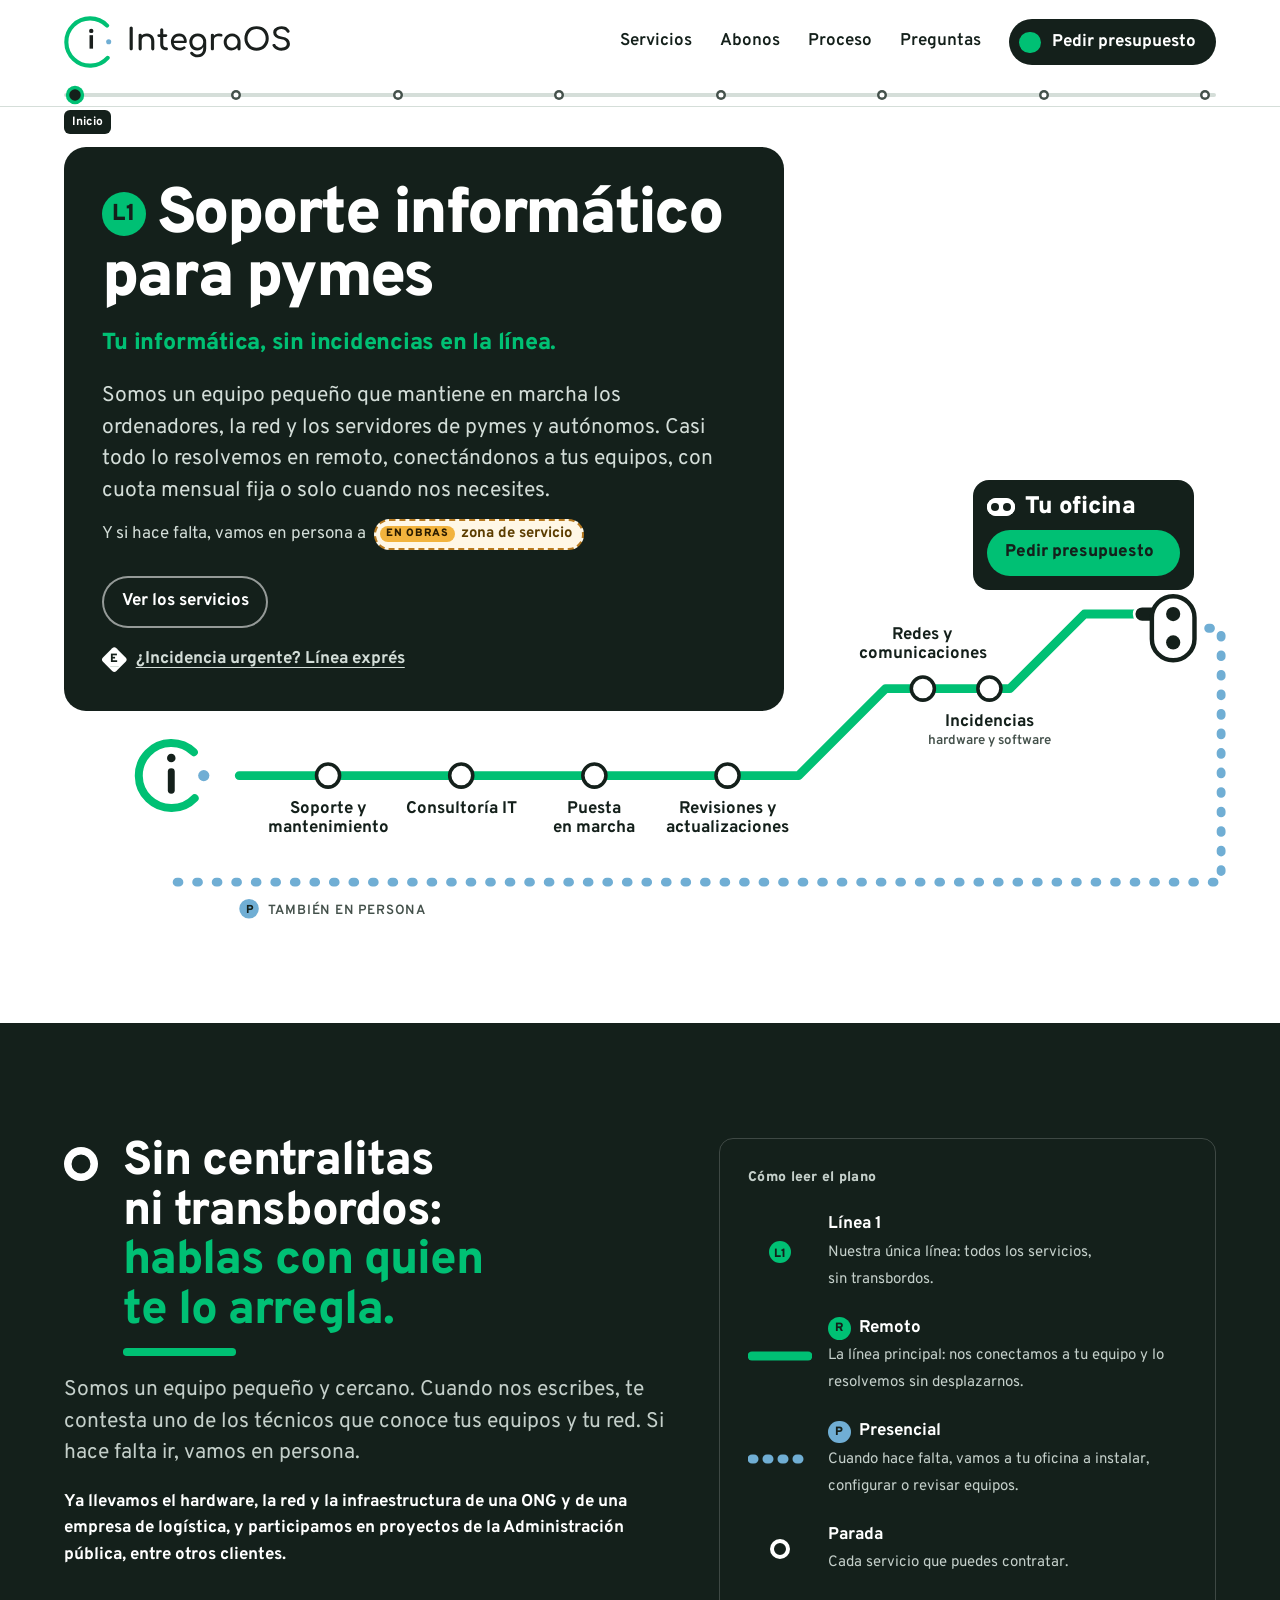
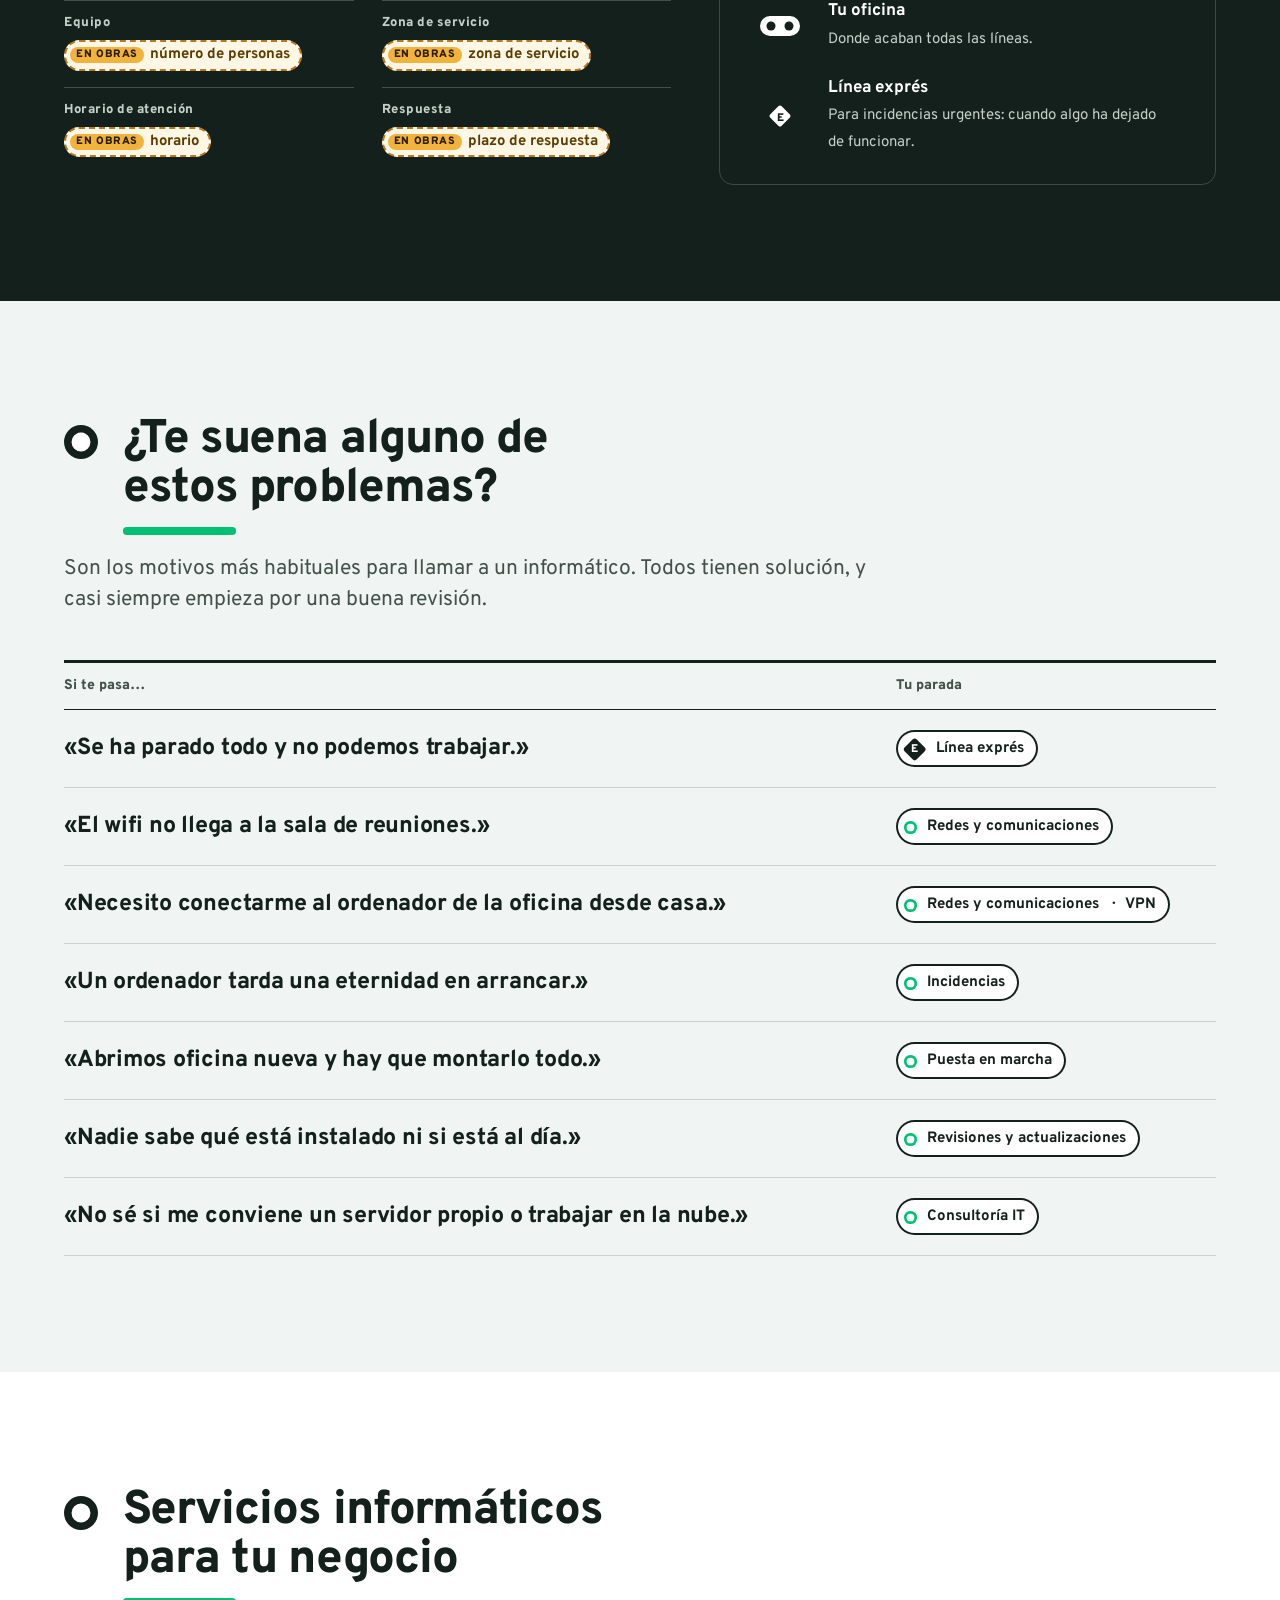
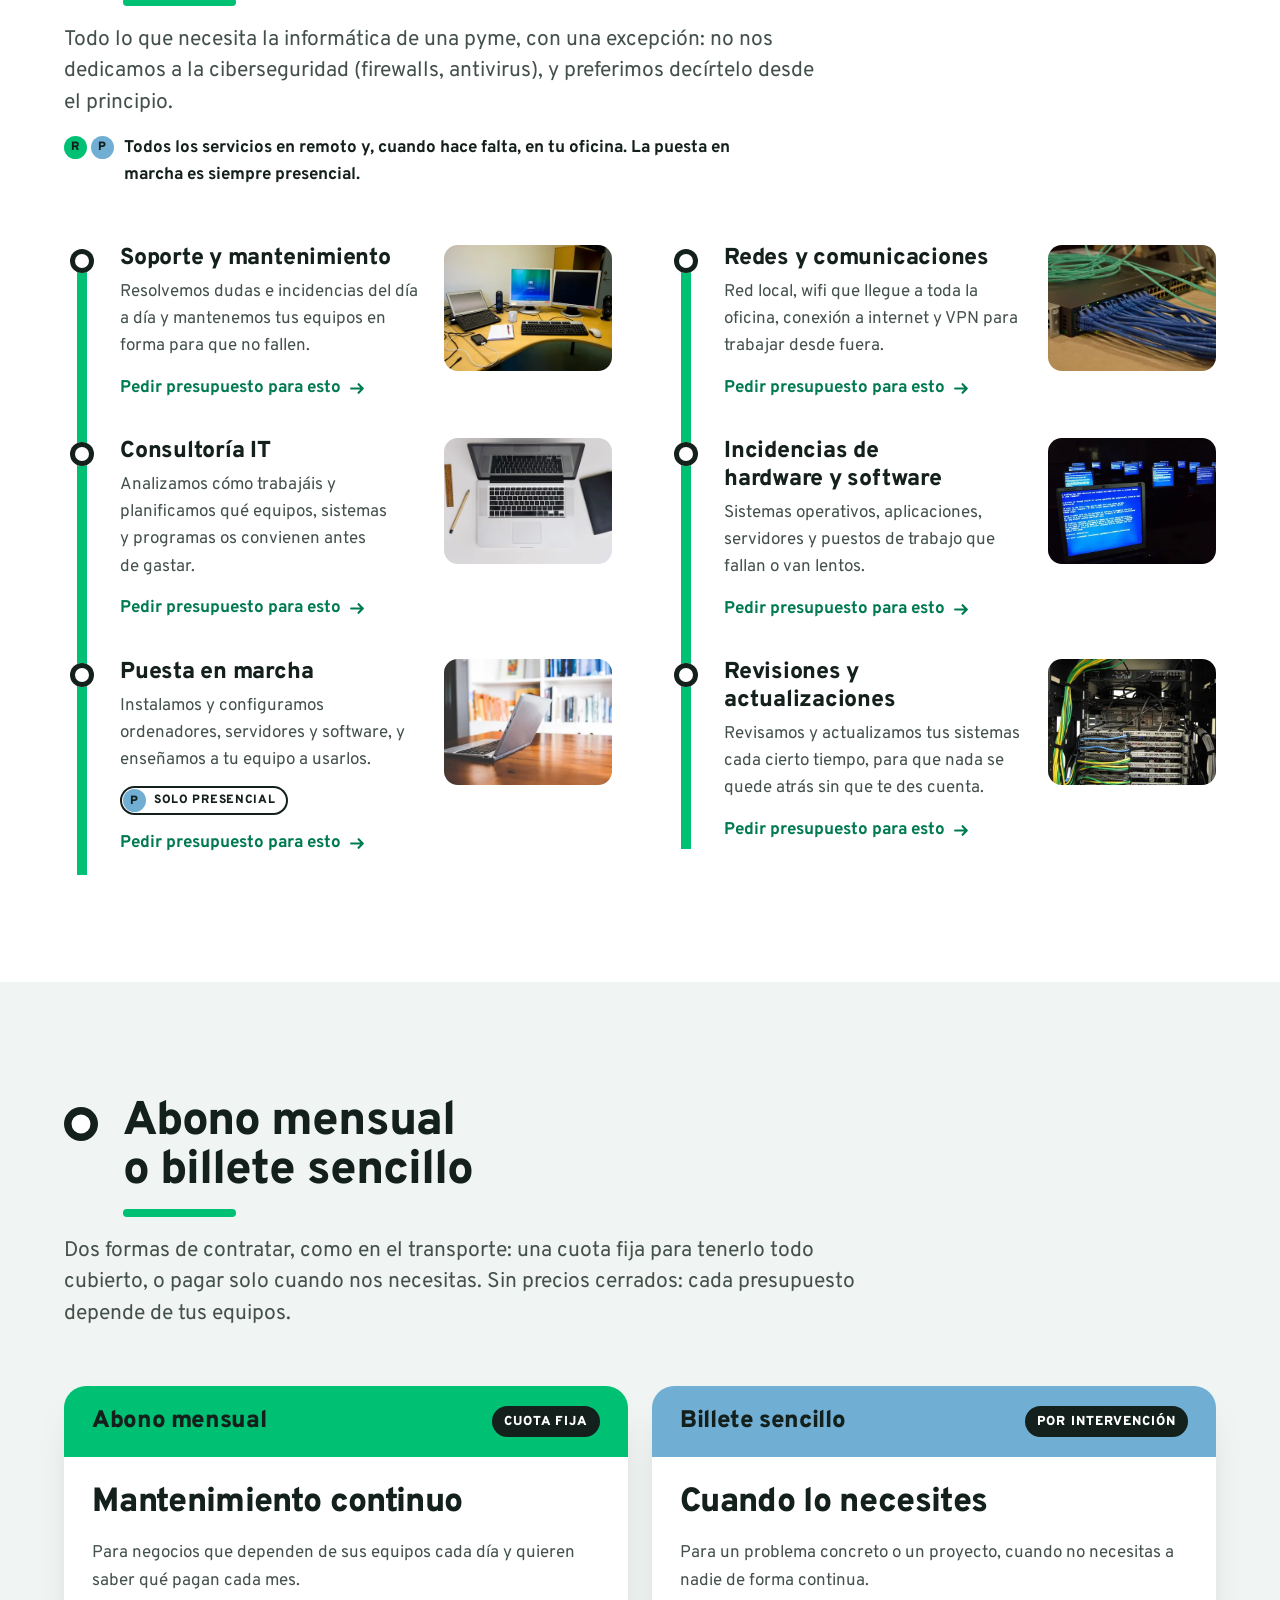
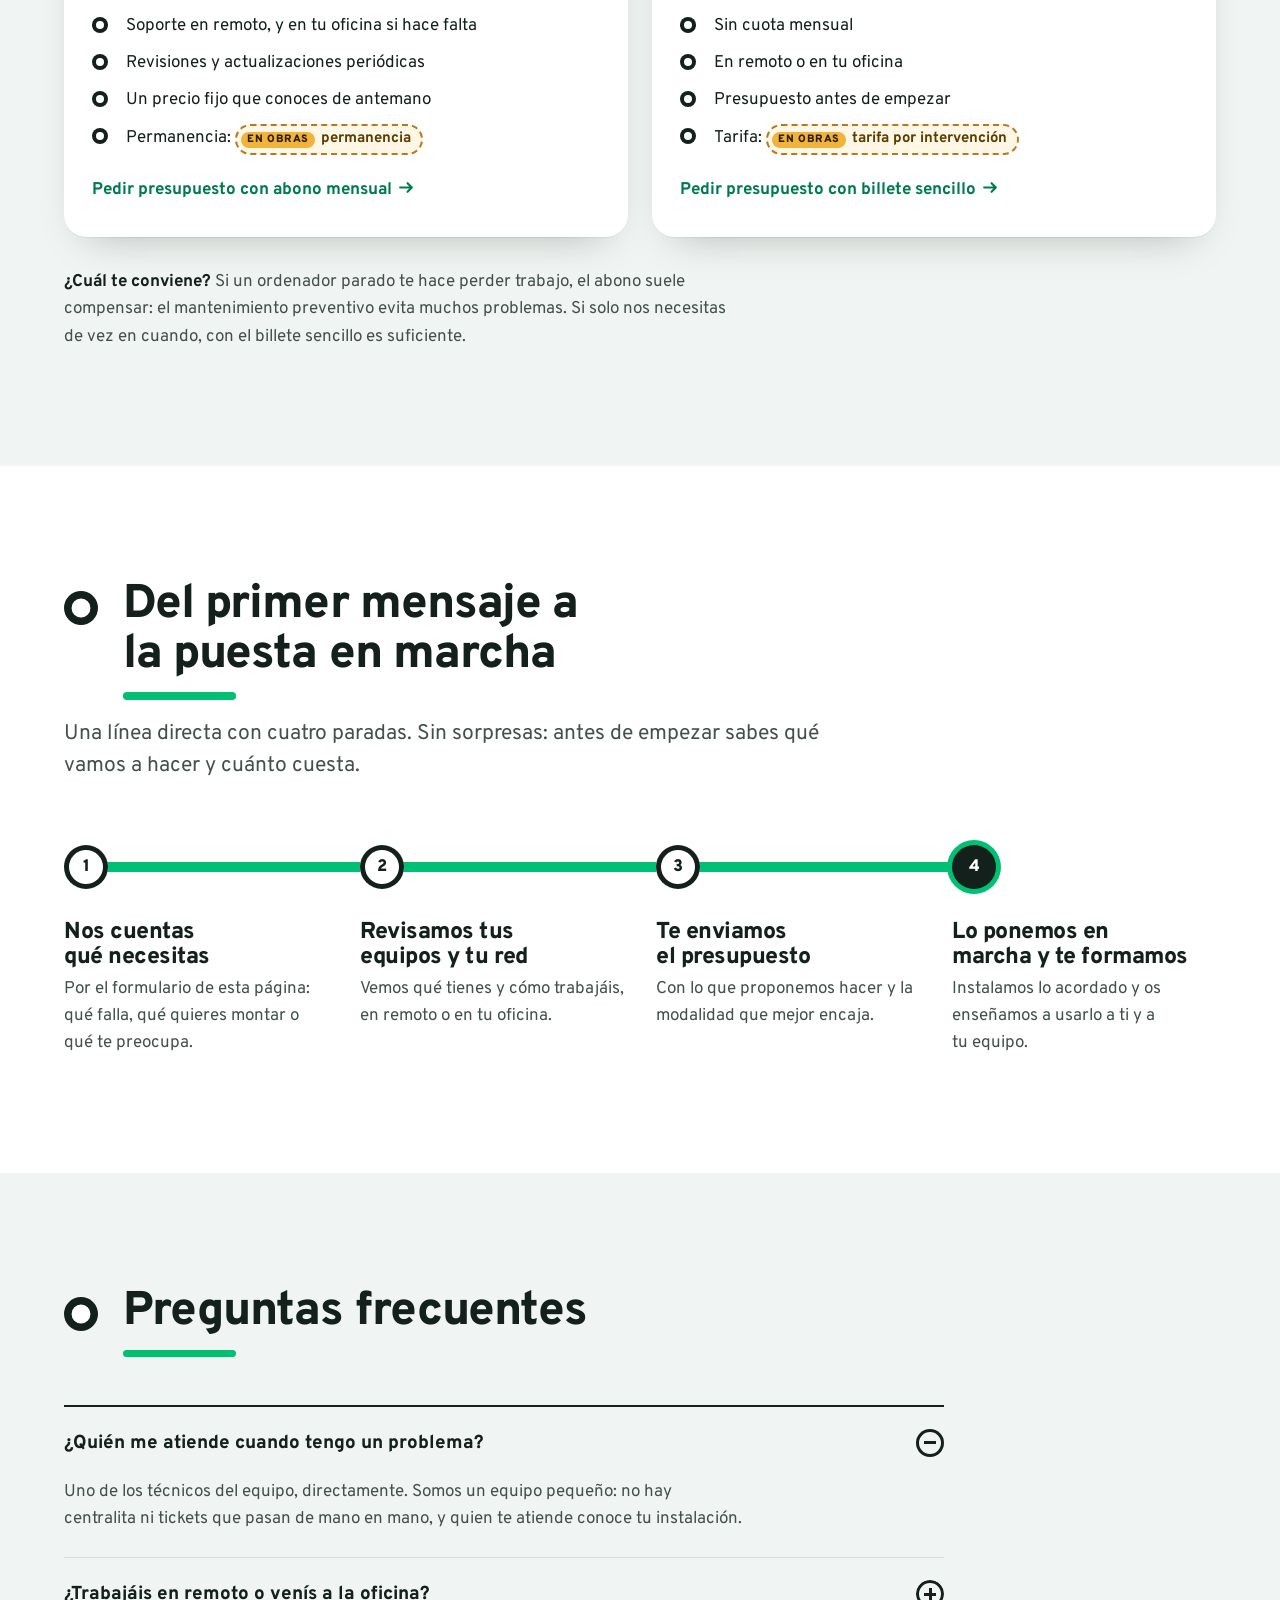
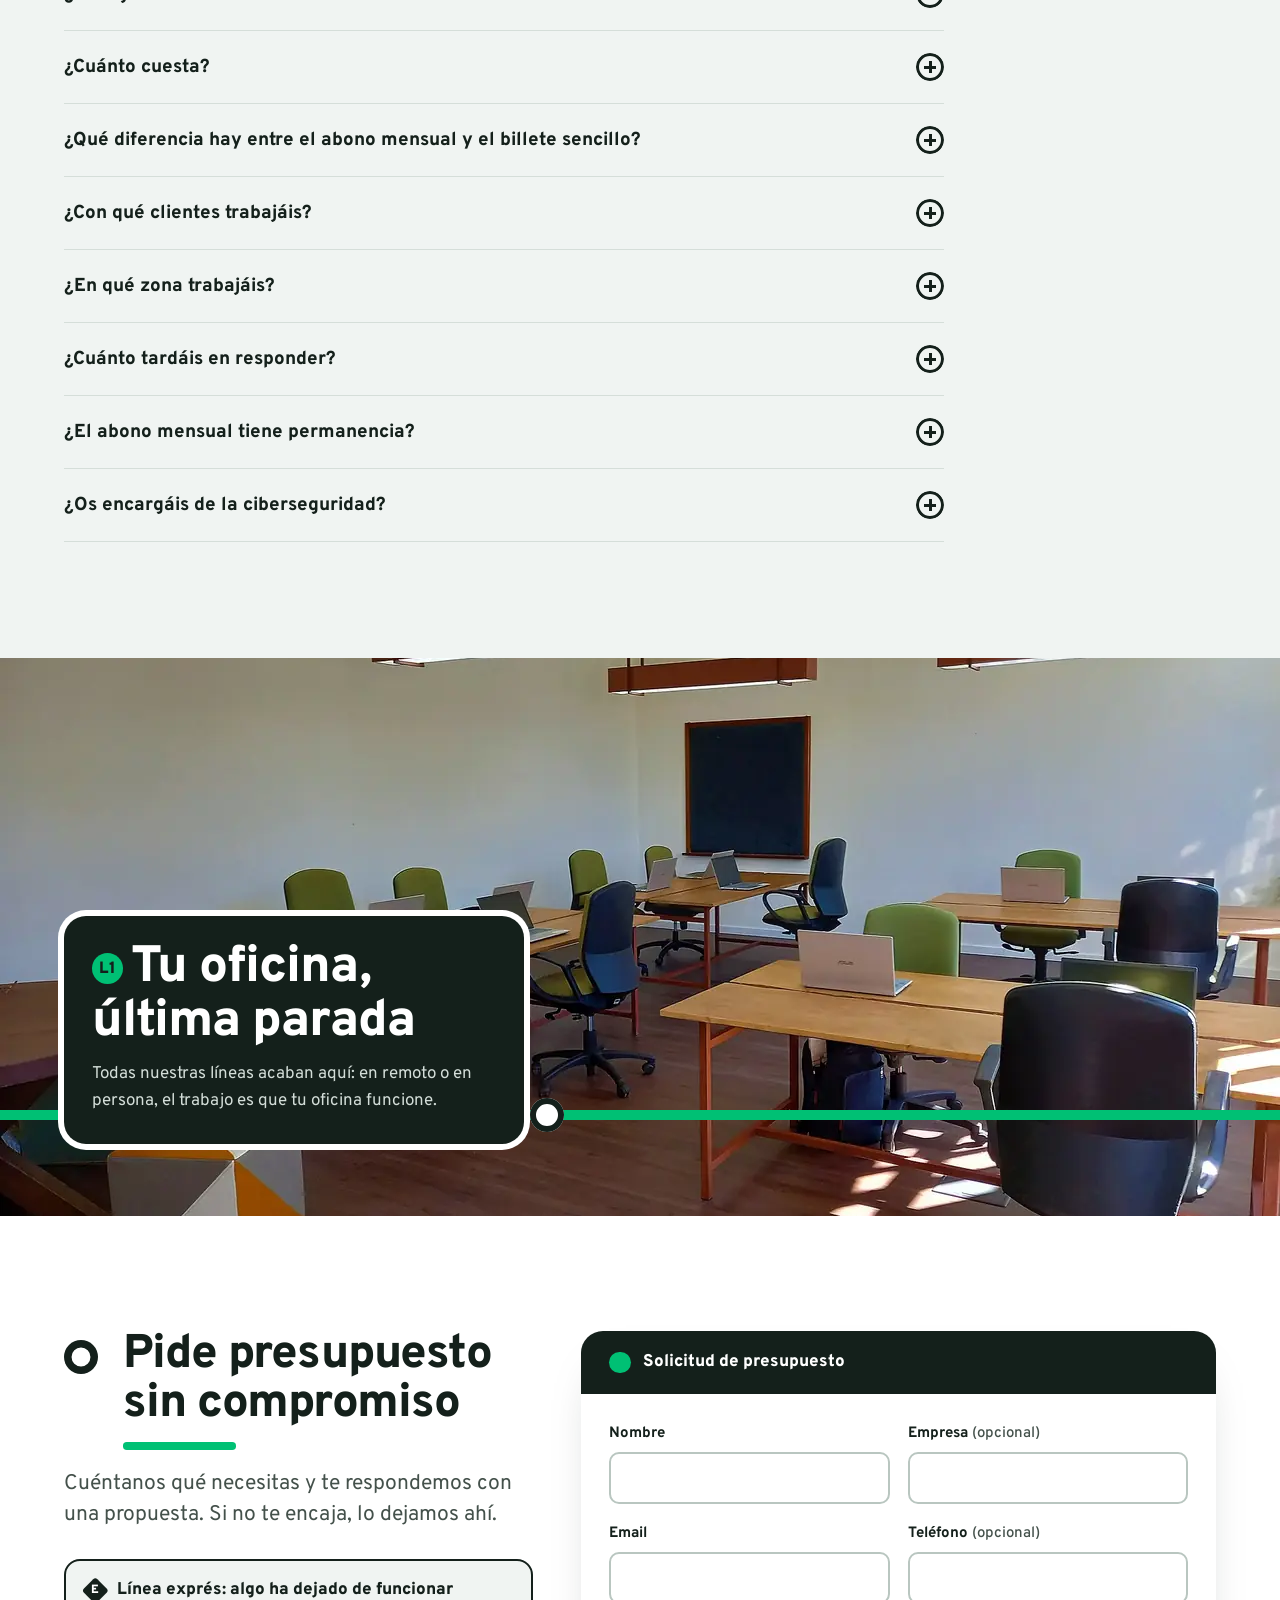
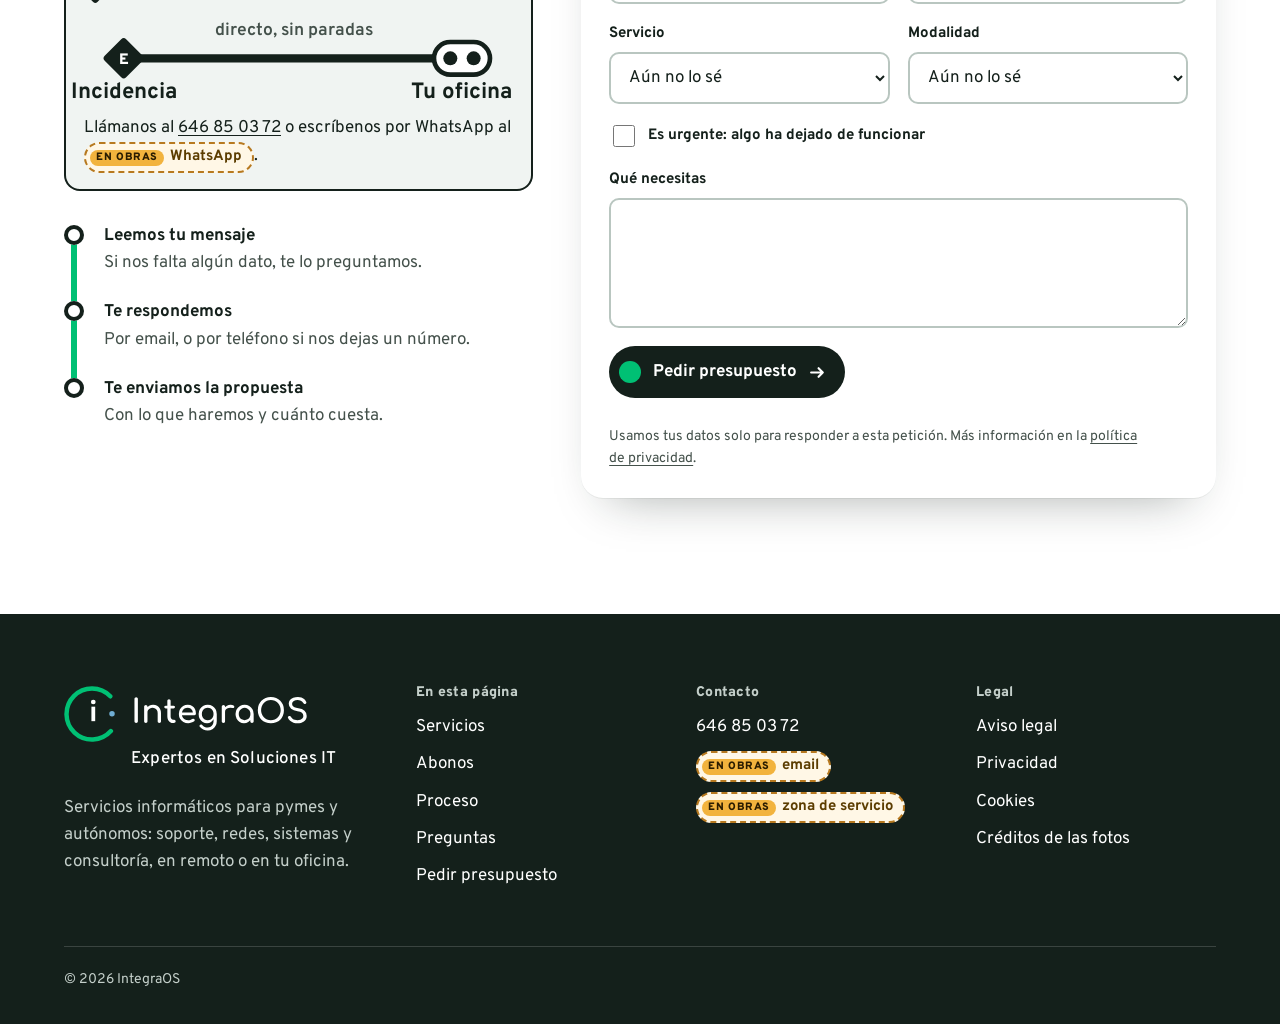
<file: index.html>
<!doctype html>
<html lang="es">
<head>
<meta charset="utf-8">
<meta name="robots" content="noindex, nofollow">
<meta name="viewport" content="width=device-width, initial-scale=1, viewport-fit=cover">
<title>IntegraOS: soporte informático para pymes y autónomos</title>
<meta name="description" content="Un equipo pequeño de informáticos para pymes y autónomos: mantenimiento, redes, puesta en marcha y consultoría IT, en remoto o en tu oficina. Presupuesto sin compromiso.">
<meta property="og:type" content="website">
<meta property="og:locale" content="es_ES">
<meta property="og:site_name" content="IntegraOS">
<meta property="og:title" content="IntegraOS: soporte informático para pymes y autónomos">
<meta property="og:description" content="Mantenimiento, redes y sistemas para tu negocio, en remoto o en tu oficina. Pide presupuesto sin compromiso.">
<meta property="og:image" content="share.jpg">
<meta name="twitter:card" content="summary_large_image">
<link rel="icon" href="favicon.svg" type="image/svg+xml">
<link rel="icon" href="favicon.png" sizes="48x48" type="image/png">
<link rel="apple-touch-icon" href="assets/brand/icon-180.png">
<meta name="theme-color" content="#ffffff">
<!-- PENDIENTE: dominio. Cuando exista: <link rel="canonical" href="https://[dominio]/"> y URLs absolutas en og:image y en el JSON-LD -->
<link rel="preload" href="assets/fonts/overpass-latin.woff2" as="font" type="font/woff2" crossorigin>
<link rel="stylesheet" href="assets/css/site.css">
<script type="application/ld+json">
{
  "@context": "https://schema.org",
  "@type": "LocalBusiness",
  "name": "IntegraOS",
  "legalName": "INTEGRA OPERACIONES Y SERVICIOS S.L.",
  "taxID": "B87579355",
  "telephone": "+34 646 85 03 72",
  "slogan": "Expertos en Soluciones IT",
  "description": "Equipo pequeño de servicios informáticos para pymes y autónomos: soporte y mantenimiento en remoto y presencial, consultoría IT, puesta en marcha de equipos y servidores, redes y comunicaciones, incidencias de hardware y software y revisiones periódicas.",
  "logo": "assets/brand/logo-light.png",
  "image": "share.jpg",
  "knowsLanguage": "es",
  "hasOfferCatalog": {
    "@type": "OfferCatalog",
    "name": "Servicios informáticos",
    "itemListElement": [
      { "@type": "Offer", "itemOffered": { "@type": "Service", "name": "Soporte y mantenimiento informático" } },
      { "@type": "Offer", "itemOffered": { "@type": "Service", "name": "Consultoría IT" } },
      { "@type": "Offer", "itemOffered": { "@type": "Service", "name": "Puesta en marcha de equipos, servidores y software" } },
      { "@type": "Offer", "itemOffered": { "@type": "Service", "name": "Redes y comunicaciones" } },
      { "@type": "Offer", "itemOffered": { "@type": "Service", "name": "Incidencias de hardware y software" } },
      { "@type": "Offer", "itemOffered": { "@type": "Service", "name": "Revisiones y actualizaciones de sistemas" } }
    ]
  }
}
</script>
<!-- PENDIENTE en el JSON-LD: url, email, address, areaServed (zona de servicio) -->
</head>
<body>
<a class="skip" href="#contenido">Saltar al contenido</a>

<header class="top">
  <div class="wrap top__bar">
    <a class="top__logo" href="#inicio"><img src="assets/brand/logo-horizontal.svg" alt="IntegraOS" width="229" height="52"></a>
    <button class="top__menu" type="button" aria-expanded="false" aria-controls="menu" aria-label="Abrir el menú">
      <svg width="20" height="20" viewBox="0 0 20 20" aria-hidden="true"><path d="M3 6h14M3 14h14" stroke="currentColor" stroke-width="2.2" stroke-linecap="round"/></svg>
    </button>
    <nav class="top__nav" id="menu" aria-label="Principal">
      <a href="#servicios">Servicios</a>
      <a href="#modalidades">Abonos</a>
      <a href="#proceso">Proceso</a>
      <a href="#preguntas">Preguntas</a>
      <a class="btn btn--primary" href="#presupuesto"><span class="bullet" aria-hidden="true"></span>Pedir presupuesto</a>
    </nav>
  </div>
<nav class="routebar wrap" aria-label="Recorrido de la página">
  <p class="routebar__now" aria-hidden="true">Inicio</p>
  <ol>
    <li><a href="#inicio"><span>Inicio</span></a></li>
    <li><a href="#trato"><span>Trato directo</span></a></li>
    <li><a href="#problemas"><span>¿Te suena?</span></a></li>
    <li><a href="#servicios"><span>Servicios</span></a></li>
    <li><a href="#modalidades"><span>Abonos</span></a></li>
    <li><a href="#proceso"><span>Proceso</span></a></li>
    <li><a href="#preguntas"><span>Preguntas</span></a></li>
    <li><a href="#presupuesto"><span>Presupuesto</span></a></li>
  </ol>
</nav>
</header>

<main id="contenido">
  <section class="hero" id="inicio" aria-labelledby="hero-h">
    <div class="wrap hero__over">
      <div class="hero__sign">
        <h1 id="hero-h"><span class="code code--line" aria-hidden="true">L1</span>Soporte informático para pymes</h1>
        <p class="hero__slogan">Tu informática, sin incidencias en la línea.</p>
        <p class="hero__lead">Somos un equipo pequeño que mantiene en marcha los ordenadores, la red y los servidores de pymes y autónomos. Casi todo lo resolvemos en remoto, conectándonos a tus equipos, con cuota mensual fija o solo cuando nos necesites.</p>
        <p class="hero__zone">Y si hace falta, vamos en persona a <span class="tbd"><span class="tbd__code">EN OBRAS</span>zona de servicio</span></p>
        <div class="hero__actions">
          <a class="btn btn--go only-narrow" href="#presupuesto"><span class="bullet bullet--ink" aria-hidden="true"></span>Pedir presupuesto</a>
          <a class="btn btn--outline-light" href="#servicios">Ver los servicios</a>
        </div>
        <a class="hero__urgent" href="#urgente"><span class="code code--express" aria-hidden="true"><span>E</span></span>¿Incidencia urgente? Línea exprés</a>
      </div>
    </div>

    <!-- Plano horizontal (desde 761px): las líneas llegan a los bordes de la pantalla -->
    <figure class="map map--h">
      <div class="map__stage">
      <svg viewBox="0 0 1240 610" role="img" aria-labelledby="map-h-t">
        <title id="map-h-t">Plano de los servicios de IntegraOS como una línea de metro: soporte y mantenimiento, consultoría IT, puesta en marcha, revisiones y actualizaciones, redes y comunicaciones e incidencias, todas con destino a tu oficina, en remoto y, si hace falta, en persona.</title>
        <g transform="translate(120 0) scale(.86)">
        <path class="m-line m-blue" d="M60 560 H1236 V274 H1206"/>
        <circle cx="141" cy="590" r="11" fill="#70AED4"/><text class="m-code" x="141" y="595" text-anchor="middle">P</text><text class="m-label m-label--small m-blue-ink" x="162" y="596">TAMBIÉN EN PERSONA</text>
        <path class="m-line m-green" d="M130 440 H760 L858 342 H998 L1082 258 H1158"/>
        <g transform="translate(5.4 392) scale(3)" aria-hidden="true">
          <path d="M24.78 24.47A12.2 12.2 0 1 1 24.47 7.22" fill="none" stroke="#00C074" stroke-width="3" stroke-linecap="round"/>
          <rect x="14.7" y="13.2" width="2.6" height="9.6" rx="1.3" fill="#14201b"/>
          <circle cx="16" cy="9.4" r="1.6" fill="#14201b"/>
          <circle cx="28.2" cy="16" r="2.1" fill="#70AED4"/>
        </g>
        <g><circle class="m-stop" cx="230" cy="440" r="13"/><text class="m-label" x="230" y="482" text-anchor="middle">Soporte y</text><text class="m-label" x="230" y="504" text-anchor="middle">mantenimiento</text></g>
        <g><circle class="m-stop" cx="380" cy="440" r="13"/><text class="m-label" x="380" y="482" text-anchor="middle">Consultoría IT</text></g>
        <g><circle class="m-stop" cx="530" cy="440" r="13"/><text class="m-label" x="530" y="482" text-anchor="middle">Puesta</text><text class="m-label" x="530" y="504" text-anchor="middle">en marcha</text></g>
        <g><circle class="m-stop" cx="680" cy="440" r="13"/><text class="m-label" x="680" y="482" text-anchor="middle">Revisiones y</text><text class="m-label" x="680" y="504" text-anchor="middle">actualizaciones</text></g>
        <g><circle class="m-stop" cx="900" cy="342" r="13"/><text class="m-label" x="900" y="286" text-anchor="middle">Redes y</text><text class="m-label" x="900" y="308" text-anchor="middle">comunicaciones</text></g>
        <g><circle class="m-stop" cx="975" cy="342" r="13"/><text class="m-label" x="975" y="384" text-anchor="middle">Incidencias</text><text class="m-label m-label--small" x="975" y="404" text-anchor="middle">hardware y software</text></g>
        <g class="m-train" style="offset-path: path('M130 440 H760 L858 342 H998 L1082 258 H1158')" aria-hidden="true"><rect x="-20" y="-9" width="40" height="18" rx="9"/></g>
        <rect class="m-hub" x="1158" y="238" width="48" height="72" rx="24"/>
        <circle cx="1182" cy="258" r="8" fill="#14201b"/><circle cx="1182" cy="290" r="8" fill="#14201b"/>
        </g>
      </svg>
      <a class="dest dest--h" href="#presupuesto"><span class="dest__name"><span class="bullet bullet--hub" aria-hidden="true"></span>Tu oficina</span><span class="dest__go">Pedir presupuesto<svg class="arrow" viewBox="0 0 16 16" aria-hidden="true"><path d="M2 8h11M9 4l4 4-4 4" fill="none" stroke="currentColor" stroke-width="2" stroke-linecap="round" stroke-linejoin="round"/></svg></span></a>
      </div>
    </figure>

    <!-- Plano vertical (móvil) -->
    <figure class="map map--v">
      <div class="wrap">
        <svg viewBox="0 0 360 600" role="img" aria-labelledby="map-v-t">
          <title id="map-v-t">Plano de los servicios de IntegraOS como una línea de metro con destino a tu oficina, en remoto y, si hace falta, en persona.</title>
          <path class="m-line m-blue" d="M96 120 V500 L66 530"/>
          <path class="m-line m-green" d="M48 96 V556"/>
          <g transform="translate(16 18) scale(2)" aria-hidden="true">
            <path d="M24.78 24.47A12.2 12.2 0 1 1 24.47 7.22" fill="none" stroke="#00C074" stroke-width="3" stroke-linecap="round"/>
            <rect x="14.7" y="13.2" width="2.6" height="9.6" rx="1.3" fill="#14201b"/>
            <circle cx="16" cy="9.4" r="1.6" fill="#14201b"/>
            <circle cx="28.2" cy="16" r="2.1" fill="#70AED4"/>
          </g>
          <g><circle class="m-stop" cx="48" cy="140" r="12"/><text class="m-label" x="124" y="146">Soporte y mantenimiento</text></g>
          <g><circle class="m-stop" cx="48" cy="205" r="12"/><text class="m-label" x="124" y="211">Consultoría IT</text></g>
          <g><circle class="m-stop" cx="48" cy="270" r="12"/><text class="m-label" x="124" y="276">Puesta en marcha</text></g>
          <g><circle class="m-stop" cx="48" cy="335" r="12"/><text class="m-label" x="124" y="341">Redes y comunicaciones</text></g>
          <g><circle class="m-stop" cx="48" cy="400" r="12"/><text class="m-label" x="124" y="406">Incidencias</text></g>
          <g><circle class="m-stop" cx="48" cy="465" r="12"/><text class="m-label" x="124" y="471">Revisiones</text></g>
          <circle cx="135" cy="503" r="11" fill="#70AED4"/><text class="m-code" x="135" y="508" text-anchor="middle">P</text><text class="m-label m-label--small m-blue-ink" x="154" y="509">TAMBIÉN EN PERSONA</text>
          <g class="m-train" style="offset-path: path('M48 100 V540')" aria-hidden="true"><rect x="-9" y="-20" width="18" height="40" rx="9"/></g>
          <rect class="m-hub" x="24" y="542" width="76" height="48" rx="24"/><circle cx="48" cy="566" r="8" fill="#14201b"/><circle cx="76" cy="566" r="8" fill="#14201b"/>
        </svg>
        <a class="dest dest--v" href="#presupuesto"><span class="dest__name"><span class="bullet bullet--hub" aria-hidden="true"></span>Tu oficina</span><span class="dest__go">Pedir presupuesto<svg class="arrow" viewBox="0 0 16 16" aria-hidden="true"><path d="M2 8h11M9 4l4 4-4 4" fill="none" stroke="currentColor" stroke-width="2" stroke-linecap="round" stroke-linejoin="round"/></svg></span></a>
      </div>
    </figure>
  </section>

  <section class="section--sign" id="trato" aria-labelledby="trato-h">
    <div class="wrap direct">
      <div>
        <h2 class="h2 sign" id="trato-h">Sin centralitas ni transbordos: <em>hablas con quien te lo arregla.</em></h2>
        <p class="intro">Somos un equipo pequeño y cercano. Cuando nos escribes, te contesta uno de los técnicos que conoce tus equipos y tu red. Si hace falta ir, vamos en persona.</p>
        <p class="clients">Ya llevamos el hardware, la red y la infraestructura de una ONG y de una empresa de logística, y participamos en proyectos de la Administración pública, entre otros clientes.</p>
        <dl class="facts">
          <div><dt>Equipo</dt><dd><span class="tbd"><span class="tbd__code">EN OBRAS</span>número de personas</span></dd></div>
          <div><dt>Zona de servicio</dt><dd><span class="tbd"><span class="tbd__code">EN OBRAS</span>zona de servicio</span></dd></div>
          <div><dt>Horario de atención</dt><dd><span class="tbd"><span class="tbd__code">EN OBRAS</span>horario</span></dd></div>
          <div><dt>Respuesta</dt><dd><span class="tbd"><span class="tbd__code">EN OBRAS</span>plazo de respuesta</span></dd></div>
        </dl>
      </div>
      <div class="legend" role="group" aria-labelledby="legend-t">
        <p class="legend__title" id="legend-t">Cómo leer el plano</p>
        <div class="legend__row">
          <svg viewBox="0 0 64 24" aria-hidden="true"><circle cx="32" cy="12" r="11" fill="#00C074"/><text x="32" y="16.5" text-anchor="middle" font-family="Overpass, sans-serif" font-weight="850" font-size="12" fill="#14201b">L1</text></svg>
          <p><strong>Línea 1</strong><span>Nuestra única línea: todos los servicios, sin transbordos.</span></p>
        </div>
        <div class="legend__row">
          <svg viewBox="0 0 64 24" aria-hidden="true"><path d="M4 12h56" stroke="#00C074" stroke-width="9" stroke-linecap="round"/></svg>
          <p><strong><span class="code code--line" aria-hidden="true">R</span>Remoto</strong><span>La línea principal: nos conectamos a tu equipo y lo resolvemos sin desplazarnos.</span></p>
        </div>
        <div class="legend__row">
          <svg viewBox="0 0 64 24" aria-hidden="true"><path d="M4 12h56" stroke="#70AED4" stroke-width="9" stroke-linecap="round" stroke-dasharray="2 13"/></svg>
          <p><strong><span class="code code--alt" aria-hidden="true">P</span>Presencial</strong><span>Cuando hace falta, vamos a tu oficina a instalar, configurar o revisar equipos.</span></p>
        </div>
        <div class="legend__row">
          <svg viewBox="0 0 64 24" aria-hidden="true"><circle cx="32" cy="12" r="8" fill="#14201b" stroke="#fff" stroke-width="4"/></svg>
          <p><strong>Parada</strong><span>Cada servicio que puedes contratar.</span></p>
        </div>
        <div class="legend__row">
          <svg viewBox="0 0 64 24" aria-hidden="true"><rect x="12" y="2" width="40" height="20" rx="10" fill="#fff"/><circle cx="23" cy="12" r="4.5" fill="#14201b"/><circle cx="41" cy="12" r="4.5" fill="#14201b"/></svg>
          <p><strong>Tu oficina</strong><span>Donde acaban todas las líneas.</span></p>
        </div>
        <div class="legend__row">
          <svg viewBox="0 0 64 24" aria-hidden="true"><rect x="24" y="4" width="16" height="16" rx="2" transform="rotate(45 32 12)" fill="#fff"/><text x="32" y="16.5" text-anchor="middle" font-family="Overpass, sans-serif" font-weight="850" font-size="11" fill="#14201b">E</text></svg>
          <p><strong>Línea exprés</strong><span>Para incidencias urgentes: cuando algo ha dejado de funcionar.</span></p>
        </div>
      </div>
    </div>
  </section>

  <section class="section--surface" id="problemas" aria-labelledby="problemas-h">
    <div class="wrap">
      <h2 class="h2 sign" id="problemas-h">¿Te suena alguno de estos problemas?</h2>
      <p class="intro">Son los motivos más habituales para llamar a un informático. Todos tienen solución, y casi siempre empieza por una buena revisión.</p>
      <div class="finder">
        <div class="finder__head" aria-hidden="true"><span>Si te pasa…</span><span>Tu parada</span></div>
        <ol>
        <li><q>Se ha parado todo y no podemos trabajar.</q><a class="finder__to finder__to--express" href="#urgente"><span class="code code--express" aria-hidden="true"><span>E</span></span>Línea exprés</a></li>
        <li><q>El wifi no llega a la sala de reuniones.</q><a class="finder__to" href="#s-redes"><span class="bullet" aria-hidden="true"></span>Redes y comunicaciones</a></li>
        <li><q>Necesito conectarme al ordenador de la oficina desde casa.</q><a class="finder__to" href="#s-redes"><span class="bullet" aria-hidden="true"></span>Redes y comunicaciones <span class="sep" aria-hidden="true">·</span> VPN</a></li>
        <li><q>Un ordenador tarda una eternidad en arrancar.</q><a class="finder__to" href="#s-incidencias"><span class="bullet" aria-hidden="true"></span>Incidencias</a></li>
        <li><q>Abrimos oficina nueva y hay que montarlo todo.</q><a class="finder__to" href="#s-marcha"><span class="bullet" aria-hidden="true"></span>Puesta en marcha</a></li>
        <li><q>Nadie sabe qué está instalado ni si está al día.</q><a class="finder__to" href="#s-revisiones"><span class="bullet" aria-hidden="true"></span>Revisiones y actualizaciones</a></li>
        <li><q>No sé si me conviene un servidor propio o trabajar en la nube.</q><a class="finder__to" href="#s-consultoria"><span class="bullet" aria-hidden="true"></span>Consultoría IT</a></li>
        </ol>
      </div>
    </div>
  </section>

  <section id="servicios" aria-labelledby="servicios-h">
    <div class="wrap">
      <h2 class="h2 sign" id="servicios-h">Servicios informáticos para tu negocio</h2>
      <p class="intro">Todo lo que necesita la informática de una pyme, con una excepción: no nos dedicamos a la ciberseguridad (firewalls, antivirus), y preferimos decírtelo desde el principio.</p>
      <p class="modes-note"><span class="modes-note__codes" aria-hidden="true"><span class="code code--line">R</span><span class="code code--alt">P</span></span><span>Todos los servicios en remoto y, cuando hace falta, en tu oficina. La puesta en marcha es siempre presencial.</span></p>
      <!-- PENDIENTE: copias de seguridad y Microsoft 365 / correo, solo si se confirman -->
      <ol class="stops">
        <li class="stop" id="s-soporte"><img class="stop__img" src="assets/img/soporte-480.webp" srcset="assets/img/soporte-480.webp 480w, assets/img/soporte-960.webp 960w" sizes="(max-width: 899px) 90vw, 200px" width="480" height="320" alt="Un puesto de trabajo con un portátil y dos monitores" loading="lazy" decoding="async"><div class="stop__body"><h3>Soporte y mantenimiento</h3><p>Resolvemos dudas e incidencias del día a día y mantenemos tus equipos en forma para que no fallen.</p><a class="stop__go" href="#presupuesto" data-servicio="Soporte y mantenimiento">Pedir presupuesto para esto<svg class="arrow" viewBox="0 0 16 16" aria-hidden="true"><path d="M2 8h11M9 4l4 4-4 4" fill="none" stroke="currentColor" stroke-width="2" stroke-linecap="round" stroke-linejoin="round"/></svg></a></div></li>
        <li class="stop" id="s-consultoria"><img class="stop__img" src="assets/img/consultoria-480.webp" srcset="assets/img/consultoria-480.webp 480w, assets/img/consultoria-960.webp 960w" sizes="(max-width: 899px) 90vw, 200px" width="480" height="320" alt="Un portátil abierto junto a una libreta, una regla y un lápiz" loading="lazy" decoding="async"><div class="stop__body"><h3>Consultoría IT</h3><p>Analizamos cómo trabajáis y planificamos qué equipos, sistemas y programas os convienen antes de gastar.</p><a class="stop__go" href="#presupuesto" data-servicio="Consultoría IT">Pedir presupuesto para esto<svg class="arrow" viewBox="0 0 16 16" aria-hidden="true"><path d="M2 8h11M9 4l4 4-4 4" fill="none" stroke="currentColor" stroke-width="2" stroke-linecap="round" stroke-linejoin="round"/></svg></a></div></li>
        <li class="stop stop--only" id="s-marcha"><img class="stop__img" src="assets/img/puesta-en-marcha-480.webp" srcset="assets/img/puesta-en-marcha-480.webp 480w, assets/img/puesta-en-marcha-960.webp 960w" sizes="(max-width: 899px) 90vw, 200px" width="480" height="320" alt="Un portátil sobre una mesa de madera en una oficina" loading="lazy" decoding="async"><div class="stop__body"><h3>Puesta en marcha</h3><p>Instalamos y configuramos ordenadores, servidores y software, y enseñamos a tu equipo a usarlos.</p><div class="modes"><span class="mode"><span class="code code--alt" aria-hidden="true">P</span>SOLO PRESENCIAL</span></div><a class="stop__go" href="#presupuesto" data-servicio="Puesta en marcha">Pedir presupuesto para esto<svg class="arrow" viewBox="0 0 16 16" aria-hidden="true"><path d="M2 8h11M9 4l4 4-4 4" fill="none" stroke="currentColor" stroke-width="2" stroke-linecap="round" stroke-linejoin="round"/></svg></a></div></li>
        <li class="stop" id="s-redes"><img class="stop__img" src="assets/img/redes-480.webp" srcset="assets/img/redes-480.webp 480w, assets/img/redes-960.webp 960w" sizes="(max-width: 899px) 90vw, 200px" width="480" height="320" alt="Cables de red azules conectados a un switch" loading="lazy" decoding="async"><div class="stop__body"><h3>Redes y comunicaciones</h3><p>Red local, wifi que llegue a toda la oficina, conexión a internet y VPN para trabajar desde fuera.</p><a class="stop__go" href="#presupuesto" data-servicio="Redes y comunicaciones">Pedir presupuesto para esto<svg class="arrow" viewBox="0 0 16 16" aria-hidden="true"><path d="M2 8h11M9 4l4 4-4 4" fill="none" stroke="currentColor" stroke-width="2" stroke-linecap="round" stroke-linejoin="round"/></svg></a></div></li>
        <li class="stop" id="s-incidencias"><img class="stop__img" src="assets/img/incidencias-480.webp" srcset="assets/img/incidencias-480.webp 480w, assets/img/incidencias-960.webp 960w" sizes="(max-width: 899px) 90vw, 200px" width="480" height="320" alt="Varios monitores con la pantalla azul de error de Windows" loading="lazy" decoding="async"><div class="stop__body"><h3>Incidencias de hardware y software</h3><p>Sistemas operativos, aplicaciones, servidores y puestos de trabajo que fallan o van lentos.</p><a class="stop__go" href="#presupuesto" data-servicio="Incidencias de hardware y software">Pedir presupuesto para esto<svg class="arrow" viewBox="0 0 16 16" aria-hidden="true"><path d="M2 8h11M9 4l4 4-4 4" fill="none" stroke="currentColor" stroke-width="2" stroke-linecap="round" stroke-linejoin="round"/></svg></a></div></li>
        <li class="stop" id="s-revisiones"><img class="stop__img" src="assets/img/revisiones-480.webp" srcset="assets/img/revisiones-480.webp 480w, assets/img/revisiones-960.webp 960w" sizes="(max-width: 899px) 90vw, 200px" width="480" height="320" alt="Un armario de servidores con el cableado ordenado" loading="lazy" decoding="async"><div class="stop__body"><h3>Revisiones y actualizaciones</h3><p>Revisamos y actualizamos tus sistemas cada cierto tiempo, para que nada se quede atrás sin que te des cuenta.</p><a class="stop__go" href="#presupuesto" data-servicio="Revisiones y actualizaciones">Pedir presupuesto para esto<svg class="arrow" viewBox="0 0 16 16" aria-hidden="true"><path d="M2 8h11M9 4l4 4-4 4" fill="none" stroke="currentColor" stroke-width="2" stroke-linecap="round" stroke-linejoin="round"/></svg></a></div></li>
      </ol>
    </div>
  </section>

  <section class="section--surface" id="modalidades" aria-labelledby="modalidades-h">
    <div class="wrap">
      <h2 class="h2 sign" id="modalidades-h">Abono mensual o billete sencillo</h2>
      <p class="intro">Dos formas de contratar, como en el transporte: una cuota fija para tenerlo todo cubierto, o pagar solo cuando nos necesitas. Sin precios cerrados: cada presupuesto depende de tus equipos.</p>
      <!-- PENDIENTE: qué incluye exactamente cada modalidad y si hay permanencia -->
      <div class="passes">
        <article class="pass" aria-labelledby="pass-1">
          <div class="pass__band"><h3 class="pass__type" id="pass-1">Abono mensual</h3><span class="pass__code">CUOTA FIJA</span></div>
          <div class="pass__body">
            <p class="pass__price">Mantenimiento continuo</p>
            <p class="pass__for">Para negocios que dependen de sus equipos cada día y quieren saber qué pagan cada mes.</p>
            <ul>
              <li><span>Soporte en remoto, y en tu oficina si hace falta</span></li>
              <li><span>Revisiones y actualizaciones periódicas</span></li>
              <li><span>Un precio fijo que conoces de antemano</span></li>
              <li><span>Permanencia: <span class="tbd"><span class="tbd__code">EN OBRAS</span>permanencia</span></span></li>
            </ul>
            <a class="pass__go" href="#presupuesto" data-modalidad="Abono mensual">Pedir presupuesto con abono mensual<svg class="arrow" viewBox="0 0 16 16" aria-hidden="true"><path d="M2 8h11M9 4l4 4-4 4" fill="none" stroke="currentColor" stroke-width="2" stroke-linecap="round" stroke-linejoin="round"/></svg></a>
          </div>
        </article>
        <article class="pass pass--single" aria-labelledby="pass-2">
          <div class="pass__band"><h3 class="pass__type" id="pass-2">Billete sencillo</h3><span class="pass__code">POR INTERVENCIÓN</span></div>
          <div class="pass__body">
            <p class="pass__price">Cuando lo necesites</p>
            <p class="pass__for">Para un problema concreto o un proyecto, cuando no necesitas a nadie de forma continua.</p>
            <ul>
              <li><span>Sin cuota mensual</span></li>
              <li><span>En remoto o en tu oficina</span></li>
              <li><span>Presupuesto antes de empezar</span></li>
              <li><span>Tarifa: <span class="tbd"><span class="tbd__code">EN OBRAS</span>tarifa por intervención</span></span></li>
            </ul>
            <a class="pass__go" href="#presupuesto" data-modalidad="Billete sencillo">Pedir presupuesto con billete sencillo<svg class="arrow" viewBox="0 0 16 16" aria-hidden="true"><path d="M2 8h11M9 4l4 4-4 4" fill="none" stroke="currentColor" stroke-width="2" stroke-linecap="round" stroke-linejoin="round"/></svg></a>
          </div>
        </article>
      </div>
      <div class="which">
        <p><strong>¿Cuál te conviene?</strong> Si un ordenador parado te hace perder trabajo, el abono suele compensar: el mantenimiento preventivo evita muchos problemas. Si solo nos necesitas de vez en cuando, con el billete sencillo es suficiente.</p>
      </div>
    </div>
  </section>

  <section id="proceso" aria-labelledby="proceso-h">
    <div class="wrap">
      <h2 class="h2 sign" id="proceso-h">Del primer mensaje a la puesta en marcha</h2>
      <p class="intro">Una línea directa con cuatro paradas. Sin sorpresas: antes de empezar sabes qué vamos a hacer y cuánto cuesta.</p>
      <ol class="route">
        <li><h3>Nos cuentas qué necesitas</h3><p>Por el formulario de esta página: qué falla, qué quieres montar o qué te preocupa.</p></li>
        <li><h3>Revisamos tus equipos y tu red</h3><p>Vemos qué tienes y cómo trabajáis, en remoto o en tu oficina.</p></li>
        <li><h3>Te enviamos el presupuesto</h3><p>Con lo que proponemos hacer y la modalidad que mejor encaja.</p></li>
        <li><h3>Lo ponemos en marcha y te formamos</h3><p>Instalamos lo acordado y os enseñamos a usarlo a ti y a tu equipo.</p></li>
      </ol>
    </div>
  </section>

  <section class="section--surface" id="preguntas" aria-labelledby="preguntas-h">
    <div class="wrap">
      <h2 class="h2 sign" id="preguntas-h">Preguntas frecuentes</h2>
      <div class="faq">
        <details open><summary>¿Quién me atiende cuando tengo un problema?</summary><p>Uno de los técnicos del equipo, directamente. Somos un equipo pequeño: no hay centralita ni tickets que pasan de mano en mano, y quien te atiende conoce tu instalación.</p></details>
        <details><summary>¿Trabajáis en remoto o venís a la oficina?</summary><p>Sobre todo en remoto: conectándonos a tu equipo resolvemos la mayoría de incidencias, más rápido y sin esperar a que lleguemos. Para instalar, cablear o revisar equipos, vamos en persona.</p></details>
        <details><summary>¿Cuánto cuesta?</summary><p>No publicamos precios porque cada negocio tiene equipos y necesidades distintas. Nos cuentas qué necesitas y te enviamos un presupuesto sin compromiso antes de empezar.</p></details>
        <details><summary>¿Qué diferencia hay entre el abono mensual y el billete sencillo?</summary><p>El abono es un mantenimiento con cuota fija al mes que incluye soporte y revisiones periódicas. El billete sencillo es una asistencia puntual: pagas cada intervención y no hay cuota.</p></details>
        <details><summary>¿Con qué clientes trabajáis?</summary><p>Con pymes, autónomos y organizaciones sociales, y participamos en proyectos de la Administración pública. Por ejemplo, llevamos el hardware, la red y la infraestructura de una ONG y de una empresa de logística. Por confidencialidad, no publicamos sus nombres.</p></details>
        <details><summary>¿En qué zona trabajáis?</summary><p>En remoto, en cualquier sitio. En persona, en <span class="tbd"><span class="tbd__code">EN OBRAS</span>zona de servicio</span>.</p></details>
        <details><summary>¿Cuánto tardáis en responder?</summary><p><span class="tbd"><span class="tbd__code">EN OBRAS</span>plazo de respuesta</span> Si es urgente, márcalo en el formulario y lo atendemos antes.</p></details>
        <details><summary>¿El abono mensual tiene permanencia?</summary><p><span class="tbd"><span class="tbd__code">EN OBRAS</span>permanencia</span></p></details>
        <details><summary>¿Os encargáis de la ciberseguridad?</summary><p>No. Nos centramos en soporte, mantenimiento, redes, sistemas y consultoría. Para firewalls, antivirus o auditorías de seguridad conviene un especialista.</p></details>
      </div>
    </div>
  </section>

  <section class="arrival" aria-labelledby="arrival-h">
    <img class="arrival__img" src="assets/img/oficina-1280.webp" srcset="assets/img/oficina-640.webp 640w, assets/img/oficina-1280.webp 1280w, assets/img/oficina-1920.webp 1920w, assets/img/oficina-2560.webp 2560w" sizes="100vw" width="1920" height="1280" alt="Una oficina pequeña y luminosa con mesas de madera y sillas verdes">
    <div class="arrival__line" aria-hidden="true"></div>
    <div class="wrap arrival__wrap">
      <div class="arrival__plate">
        <h2 id="arrival-h"><span class="code code--line" aria-hidden="true">L1</span>Tu oficina, última parada</h2>
        <p>Todas nuestras líneas acaban aquí: en remoto o en persona, el trabajo es que tu oficina funcione.</p>
      </div>
    </div>
  </section>

  <section id="presupuesto" aria-labelledby="presupuesto-h">
    <div class="wrap office">
      <div>
        <h2 class="h2 sign" id="presupuesto-h">Pide presupuesto sin compromiso</h2>
        <p class="intro">Cuéntanos qué necesitas y te respondemos con una propuesta. Si no te encaja, lo dejamos ahí.</p>
        <div class="express" id="urgente">
          <p class="express__title"><span class="code code--express" aria-hidden="true"><span>E</span></span>Línea exprés: algo ha dejado de funcionar</p>
          <svg class="express__map" viewBox="0 0 360 76" role="img" aria-label="Línea exprés: de la incidencia a tu oficina, directo y sin paradas intermedias">
            <text class="m-label m-label--small" x="180" y="18" text-anchor="middle">directo, sin paradas</text>
            <path d="M34 38 H300" stroke="#14201b" stroke-width="7" stroke-linecap="round"/>
            <rect x="21" y="25" width="26" height="26" rx="3" transform="rotate(45 34 38)" fill="#14201b"/>
            <text x="34" y="43" text-anchor="middle" font-family="Overpass, sans-serif" font-weight="850" font-size="13" fill="#fff">E</text>
            <rect class="m-hub" x="300" y="24" width="48" height="28" rx="14"/>
            <circle cx="314" cy="38" r="6" fill="#14201b"/><circle cx="334" cy="38" r="6" fill="#14201b"/>
            <text class="m-label" x="34" y="72" text-anchor="middle">Incidencia</text>
            <text class="m-label" x="324" y="72" text-anchor="middle">Tu oficina</text>
          </svg>
          <p>Llámanos al <a href="tel:+34646850372">646 85 03 72</a> o escríbenos por WhatsApp al <span class="tbd"><span class="tbd__code">EN OBRAS</span>WhatsApp</span>.</p>
        </div>
        <ol class="next" aria-label="Qué pasa después">
          <li><strong>Leemos tu mensaje</strong><span>Si nos falta algún dato, te lo preguntamos.</span></li>
          <li><strong>Te respondemos</strong><span>Por email, o por teléfono si nos dejas un número.</span></li>
          <li><strong>Te enviamos la propuesta</strong><span>Con lo que haremos y cuánto cuesta.</span></li>
        </ol>
      </div>
      <div class="ticket">
        <div class="ticket__head"><span class="bullet" aria-hidden="true"></span>Solicitud de presupuesto</div>
        <!-- PENDIENTE: dirección real de envío. Sin backend: action es un mailto en .example; con un servicio de formularios, su URL va en data-endpoint (docs/pendientes.md) -->
        <form class="form" action="mailto:presupuestos@integraos.example" method="post" enctype="text/plain" data-endpoint="" novalidate>
          <div class="field"><label for="f-name">Nombre</label>
            <input id="f-name" name="nombre" type="text" autocomplete="name" required aria-describedby="f-name-err">
            <p class="field__error" id="f-name-err" hidden>Escribe tu nombre.</p></div>
          <div class="field"><label for="f-company">Empresa <small>(opcional)</small></label>
            <input id="f-company" name="empresa" type="text" autocomplete="organization"></div>
          <div class="field"><label for="f-email">Email</label>
            <input id="f-email" name="email" type="email" autocomplete="email" inputmode="email" required aria-describedby="f-email-err">
            <p class="field__error" id="f-email-err" hidden>Escribe un email válido, por ejemplo nombre@empresa.es.</p></div>
          <div class="field"><label for="f-phone">Teléfono <small>(opcional)</small></label>
            <input id="f-phone" name="telefono" type="tel" autocomplete="tel" inputmode="tel"></div>
          <div class="field"><label for="f-service">Servicio</label>
            <select id="f-service" name="servicio">
              <option>Aún no lo sé</option>
              <option>Soporte y mantenimiento</option>
              <option>Consultoría IT</option>
              <option>Puesta en marcha</option>
              <option>Redes y comunicaciones</option>
              <option>Incidencias de hardware y software</option>
              <option>Revisiones y actualizaciones</option>
            </select></div>
          <div class="field"><label for="f-plan">Modalidad</label>
            <select id="f-plan" name="modalidad">
              <option>Aún no lo sé</option>
              <option>Abono mensual</option>
              <option>Billete sencillo</option>
            </select></div>
          <div class="field field--full field--check"><input id="f-urgent" name="urgente" type="checkbox" value="sí"><label for="f-urgent">Es urgente: algo ha dejado de funcionar</label></div>
          <div class="field field--full"><label for="f-msg">Qué necesitas</label>
            <textarea id="f-msg" name="mensaje" rows="4" required aria-describedby="f-msg-err"></textarea>
            <p class="field__error" id="f-msg-err" hidden>Cuéntanos en unas palabras qué necesitas.</p></div>
          <div class="form__foot">
            <button class="btn btn--primary" type="submit"><span class="bullet" aria-hidden="true"></span>Pedir presupuesto<svg class="arrow" viewBox="0 0 16 16" aria-hidden="true"><path d="M2 8h11M9 4l4 4-4 4" fill="none" stroke="currentColor" stroke-width="2" stroke-linecap="round" stroke-linejoin="round"/></svg></button>
            <p class="form__status" role="status" aria-live="polite"></p>
            <p class="form__legal">Usamos tus datos solo para responder a esta petición. Más información en la <a href="privacidad.html">política de privacidad</a>.</p>
          </div>
        </form>
      </div>
    </div>
  </section>
</main>

<footer class="foot">
  <div class="wrap">
    <div class="foot__grid">
      <div>
        <a class="foot__logo" href="#inicio"><img src="assets/brand/logo-horizontal-oscuro.svg" alt="IntegraOS" width="246" height="56" loading="lazy"></a>
        <p class="foot__tagline">Expertos en Soluciones IT</p>
        <p class="foot__about">Servicios informáticos para pymes y autónomos: soporte, redes, sistemas y consultoría, en remoto o en tu oficina.</p>
      </div>
      <div>
        <h2>En esta página</h2>
        <ul><li><a href="#servicios">Servicios</a></li><li><a href="#modalidades">Abonos</a></li><li><a href="#proceso">Proceso</a></li><li><a href="#preguntas">Preguntas</a></li><li><a href="#presupuesto">Pedir presupuesto</a></li></ul>
      </div>
      <div>
        <h2>Contacto</h2>
        <ul class="foot__contact"><li><a href="tel:+34646850372">646 85 03 72</a></li><li><span class="tbd"><span class="tbd__code">EN OBRAS</span>email</span></li><li><span class="tbd"><span class="tbd__code">EN OBRAS</span>zona de servicio</span></li></ul>
      </div>
      <div>
        <h2>Legal</h2>
        <ul><li><a href="aviso-legal.html">Aviso legal</a></li><li><a href="privacidad.html">Privacidad</a></li><li><a href="cookies.html">Cookies</a></li><li><a href="creditos.html">Créditos de las fotos</a></li></ul>
      </div>
    </div>
    <div class="foot__base"><span>&copy; 2026 IntegraOS</span></div>
  </div>
</footer>

<div class="actionbar" hidden>
  <a class="actionbar__call" href="tel:+34646850372" aria-label="Llamar al 646 85 03 72">Llamar</a>
  <a class="btn btn--primary" href="#presupuesto"><span class="bullet" aria-hidden="true"></span>Pedir presupuesto</a>
</div>

<script src="assets/js/site.js" defer></script>
</body>
</html>
</file>
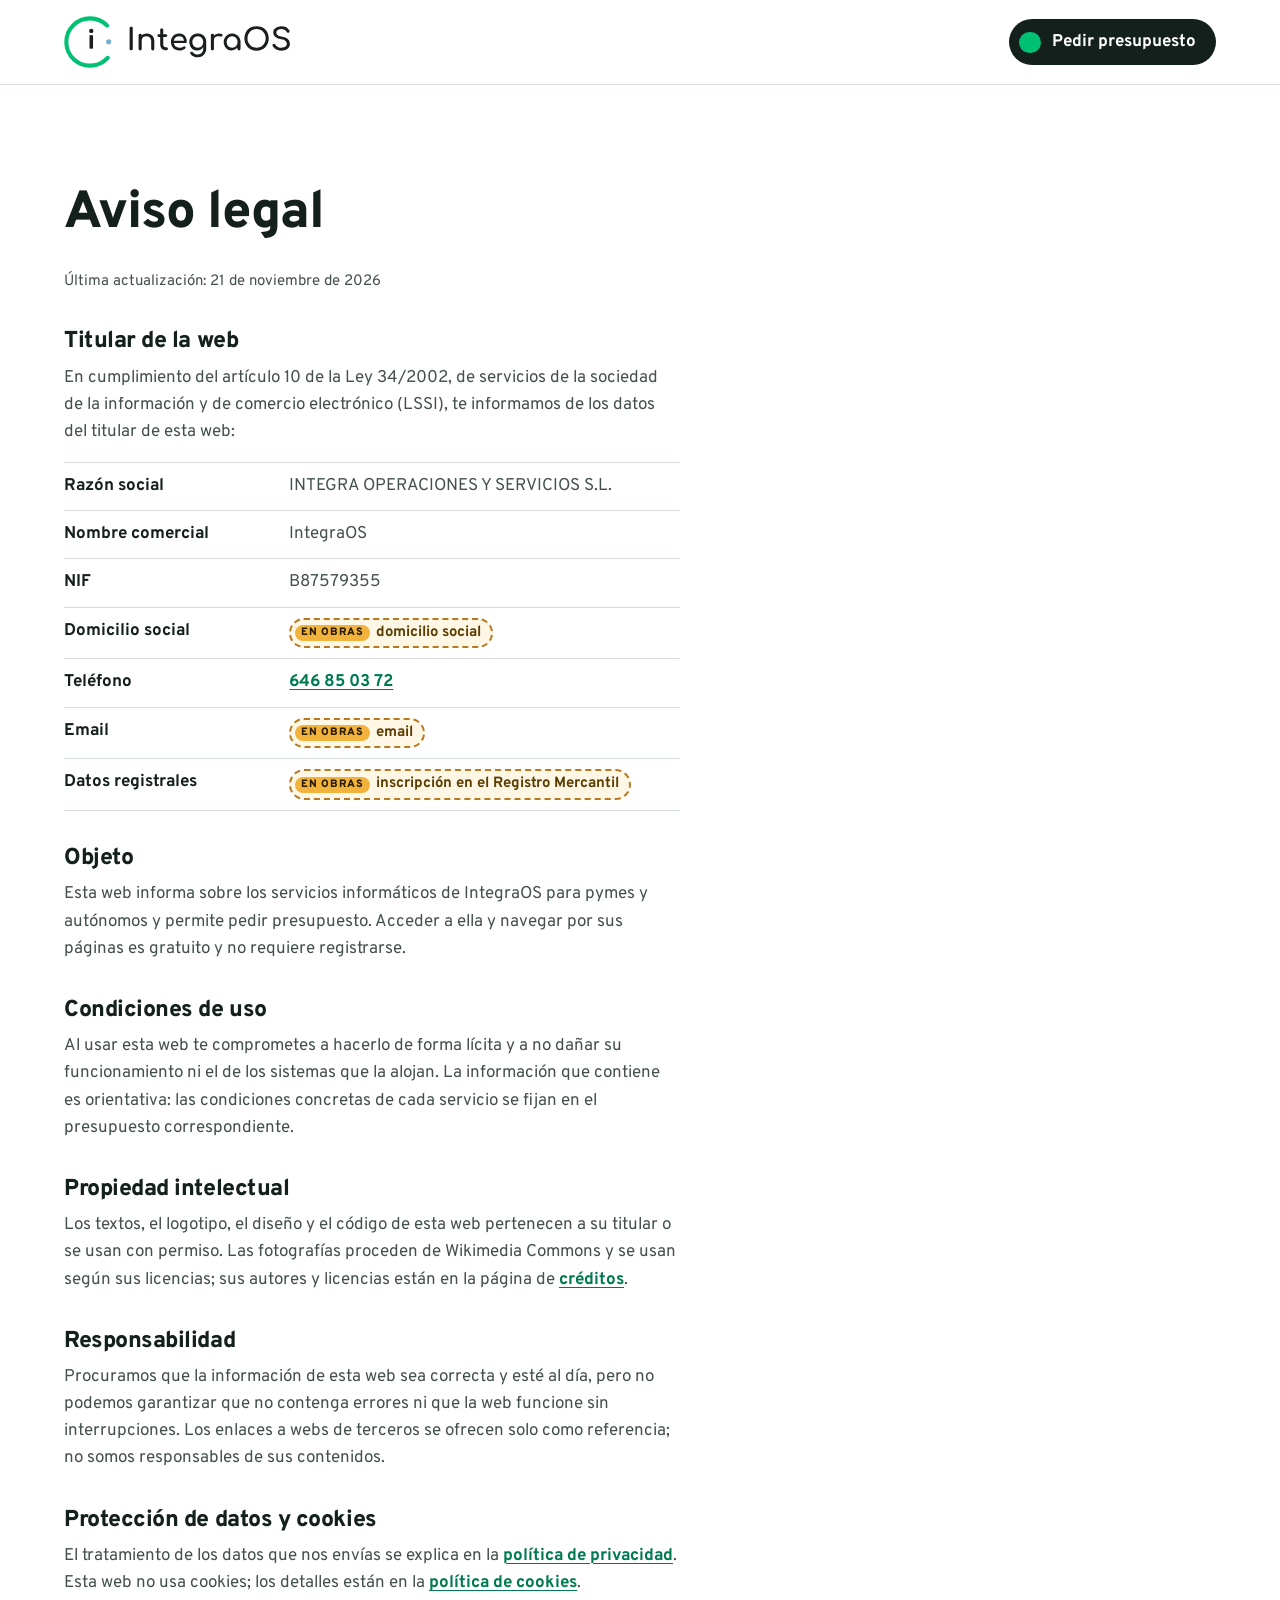
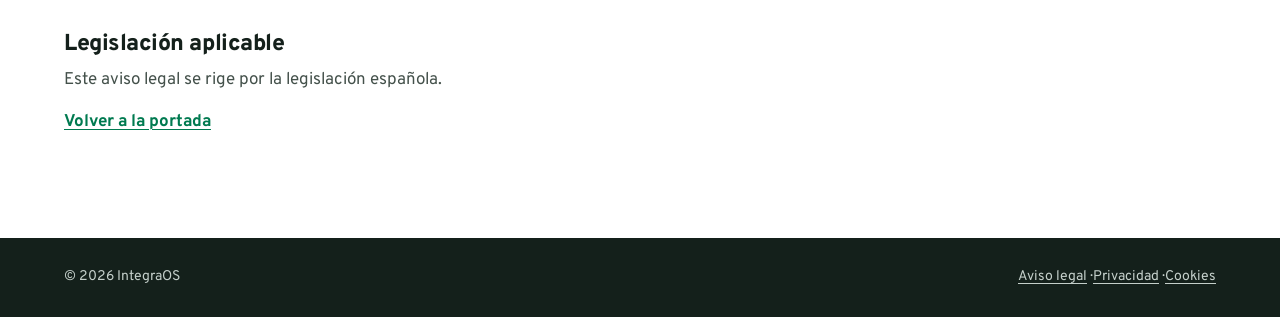
<file: aviso-legal.html>
<!doctype html>
<html lang="es">
<head>
<meta charset="utf-8">
<meta name="robots" content="noindex, nofollow">
<meta name="viewport" content="width=device-width, initial-scale=1, viewport-fit=cover">
<title>Aviso legal | IntegraOS</title>
<meta name="description" content="Aviso legal del sitio web de IntegraOS.">
<link rel="icon" href="favicon.svg" type="image/svg+xml">
<link rel="icon" href="favicon.png" sizes="48x48" type="image/png">
<meta name="theme-color" content="#ffffff">
<link rel="stylesheet" href="assets/css/site.css">
</head>
<body>
<a class="skip" href="#contenido">Saltar al contenido</a>
<header class="top">
  <div class="wrap top__bar">
    <a class="top__logo" href="index.html"><img src="assets/brand/logo-horizontal.svg" alt="IntegraOS, volver a la portada" width="229" height="52"></a>
    <nav class="top__nav top__nav--static" aria-label="Principal"><a class="btn btn--primary" href="index.html#presupuesto"><span class="bullet" aria-hidden="true"></span>Pedir presupuesto</a></nav>
  </div>
</header>
<main id="contenido" class="page">
  <div class="wrap">
    <h1>Aviso legal</h1>
    <p class="page__date">Última actualización: 21 de noviembre de 2026</p>

    <h2>Titular de la web</h2>
    <p>En cumplimiento del artículo 10 de la Ley 34/2002, de servicios de la sociedad de la información y de comercio electrónico (LSSI), te informamos de los datos del titular de esta web:</p>
    <dl class="legal-data">
      <div><dt>Razón social</dt><dd>INTEGRA OPERACIONES Y SERVICIOS S.L.</dd></div>
      <div><dt>Nombre comercial</dt><dd>IntegraOS</dd></div>
      <div><dt>NIF</dt><dd>B87579355</dd></div>
      <div><dt>Domicilio social</dt><dd><span class="tbd"><span class="tbd__code">EN OBRAS</span>domicilio social</span></dd></div>
      <div><dt>Teléfono</dt><dd><a href="tel:+34646850372">646 85 03 72</a></dd></div>
      <div><dt>Email</dt><dd><span class="tbd"><span class="tbd__code">EN OBRAS</span>email</span></dd></div>
      <div><dt>Datos registrales</dt><dd><span class="tbd"><span class="tbd__code">EN OBRAS</span>inscripción en el Registro Mercantil</span></dd></div>
    </dl>

    <h2>Objeto</h2>
    <p>Esta web informa sobre los servicios informáticos de IntegraOS para pymes y autónomos y permite pedir presupuesto. Acceder a ella y navegar por sus páginas es gratuito y no requiere registrarse.</p>

    <h2>Condiciones de uso</h2>
    <p>Al usar esta web te comprometes a hacerlo de forma lícita y a no dañar su funcionamiento ni el de los sistemas que la alojan. La información que contiene es orientativa: las condiciones concretas de cada servicio se fijan en el presupuesto correspondiente.</p>

    <h2>Propiedad intelectual</h2>
    <p>Los textos, el logotipo, el diseño y el código de esta web pertenecen a su titular o se usan con permiso. Las fotografías proceden de Wikimedia Commons y se usan según sus licencias; sus autores y licencias están en la página de <a href="creditos.html">créditos</a>.</p>

    <h2>Responsabilidad</h2>
    <p>Procuramos que la información de esta web sea correcta y esté al día, pero no podemos garantizar que no contenga errores ni que la web funcione sin interrupciones. Los enlaces a webs de terceros se ofrecen solo como referencia; no somos responsables de sus contenidos.</p>

    <h2>Protección de datos y cookies</h2>
    <p>El tratamiento de los datos que nos envías se explica en la <a href="privacidad.html">política de privacidad</a>. Esta web no usa cookies; los detalles están en la <a href="cookies.html">política de cookies</a>.</p>

    <h2>Legislación aplicable</h2>
    <p>Este aviso legal se rige por la legislación española.</p>

    <p><a href="index.html">Volver a la portada</a></p>
  </div>
</main>
<footer class="foot foot--slim">
  <div class="wrap">
    <div class="foot__base"><span>&copy; 2026 IntegraOS</span><span><a href="aviso-legal.html">Aviso legal</a> · <a href="privacidad.html">Privacidad</a> · <a href="cookies.html">Cookies</a></span></div>
  </div>
</footer>
</body>
</html>
</file>
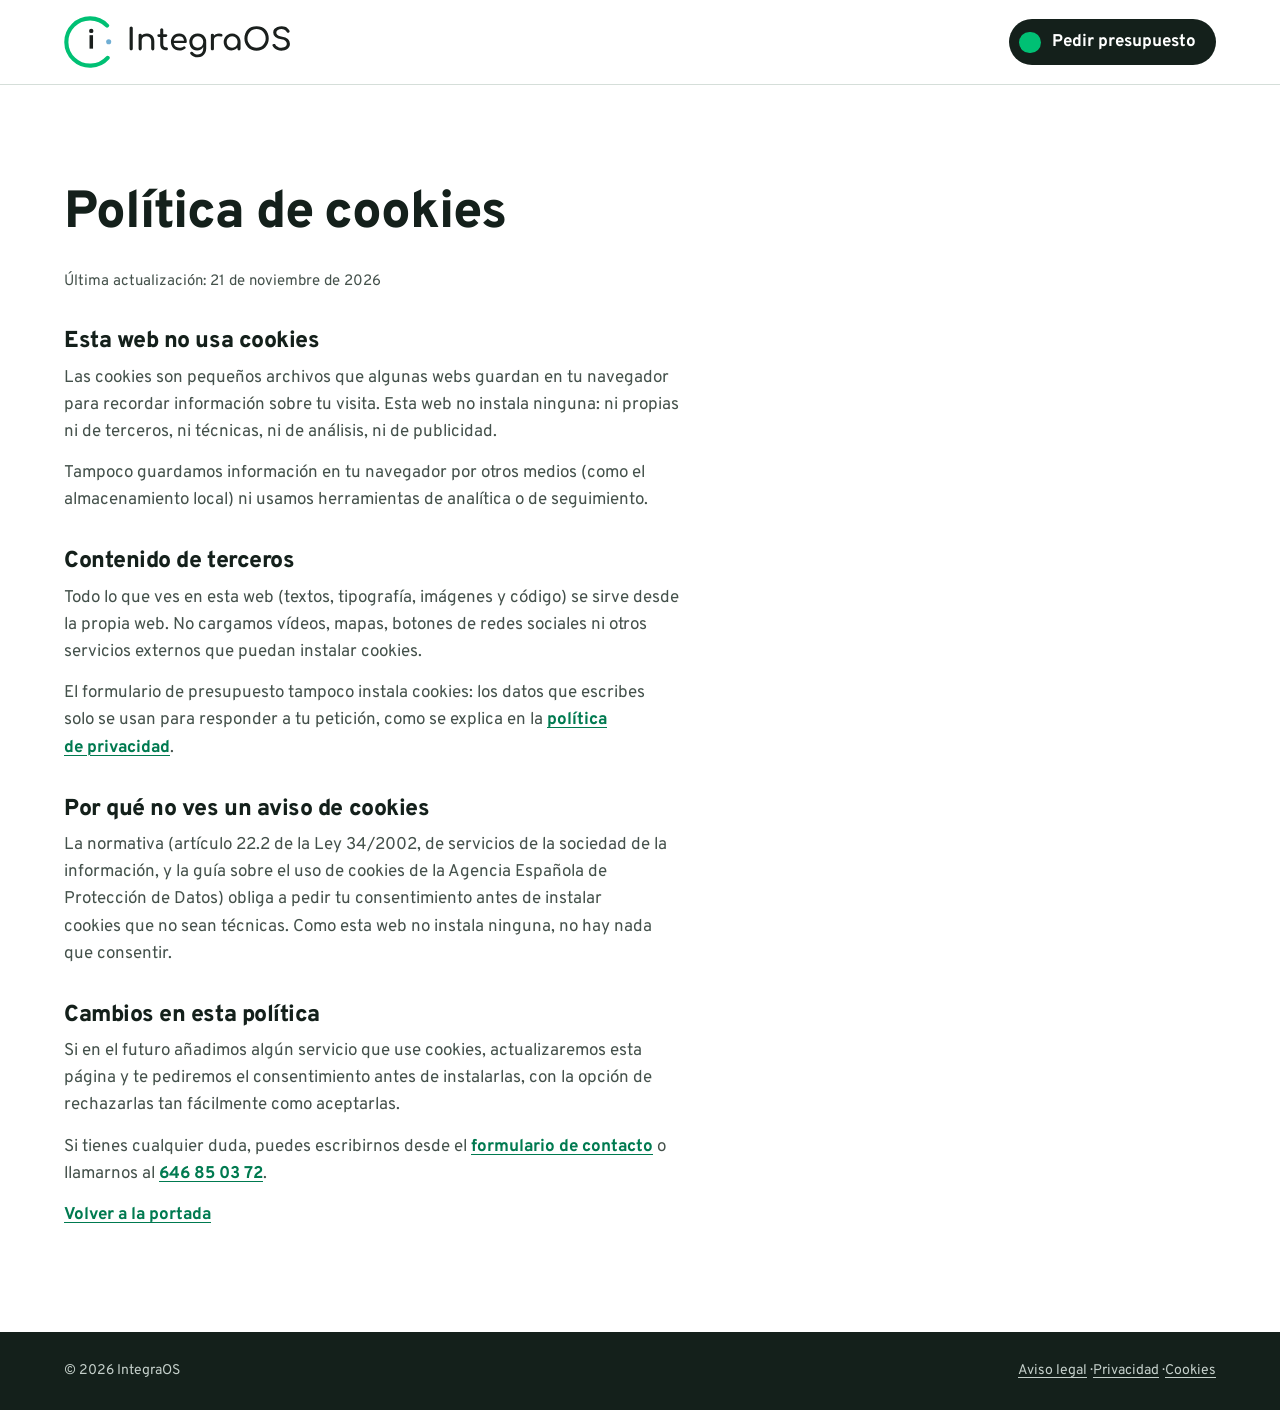
<file: cookies.html>
<!doctype html>
<html lang="es">
<head>
<meta charset="utf-8">
<meta name="robots" content="noindex, nofollow">
<meta name="viewport" content="width=device-width, initial-scale=1, viewport-fit=cover">
<title>Política de cookies | IntegraOS</title>
<meta name="description" content="Información sobre cookies en el sitio web de IntegraOS.">
<link rel="icon" href="favicon.svg" type="image/svg+xml">
<link rel="icon" href="favicon.png" sizes="48x48" type="image/png">
<meta name="theme-color" content="#ffffff">
<link rel="stylesheet" href="assets/css/site.css">
</head>
<body>
<a class="skip" href="#contenido">Saltar al contenido</a>
<header class="top">
  <div class="wrap top__bar">
    <a class="top__logo" href="index.html"><img src="assets/brand/logo-horizontal.svg" alt="IntegraOS, volver a la portada" width="229" height="52"></a>
    <nav class="top__nav top__nav--static" aria-label="Principal"><a class="btn btn--primary" href="index.html#presupuesto"><span class="bullet" aria-hidden="true"></span>Pedir presupuesto</a></nav>
  </div>
</header>
<main id="contenido" class="page">
  <div class="wrap">
    <h1>Política de cookies</h1>
    <p class="page__date">Última actualización: 21 de noviembre de 2026</p>

    <h2>Esta web no usa cookies</h2>
    <p>Las cookies son pequeños archivos que algunas webs guardan en tu navegador para recordar información sobre tu visita. Esta web no instala ninguna: ni propias ni de terceros, ni técnicas, ni de análisis, ni de publicidad.</p>
    <p>Tampoco guardamos información en tu navegador por otros medios (como el almacenamiento local) ni usamos herramientas de analítica o de seguimiento.</p>

    <h2>Contenido de terceros</h2>
    <p>Todo lo que ves en esta web (textos, tipografía, imágenes y código) se sirve desde la propia web. No cargamos vídeos, mapas, botones de redes sociales ni otros servicios externos que puedan instalar cookies.</p>
    <p>El formulario de presupuesto tampoco instala cookies: los datos que escribes solo se usan para responder a tu petición, como se explica en la <a href="privacidad.html">política de privacidad</a>.</p>

    <h2>Por qué no ves un aviso de cookies</h2>
    <p>La normativa (artículo 22.2 de la Ley 34/2002, de servicios de la sociedad de la información, y la guía sobre el uso de cookies de la Agencia Española de Protección de Datos) obliga a pedir tu consentimiento antes de instalar cookies que no sean técnicas. Como esta web no instala ninguna, no hay nada que consentir.</p>

    <h2>Cambios en esta política</h2>
    <p>Si en el futuro añadimos algún servicio que use cookies, actualizaremos esta página y te pediremos el consentimiento antes de instalarlas, con la opción de rechazarlas tan fácilmente como aceptarlas.</p>
    <p>Si tienes cualquier duda, puedes escribirnos desde el <a href="index.html#presupuesto">formulario de contacto</a> o llamarnos al <a href="tel:+34646850372">646 85 03 72</a>.</p>

    <p><a href="index.html">Volver a la portada</a></p>
  </div>
</main>
<footer class="foot foot--slim">
  <div class="wrap">
    <div class="foot__base"><span>&copy; 2026 IntegraOS</span><span><a href="aviso-legal.html">Aviso legal</a> · <a href="privacidad.html">Privacidad</a> · <a href="cookies.html">Cookies</a></span></div>
  </div>
</footer>
</body>
</html>
</file>
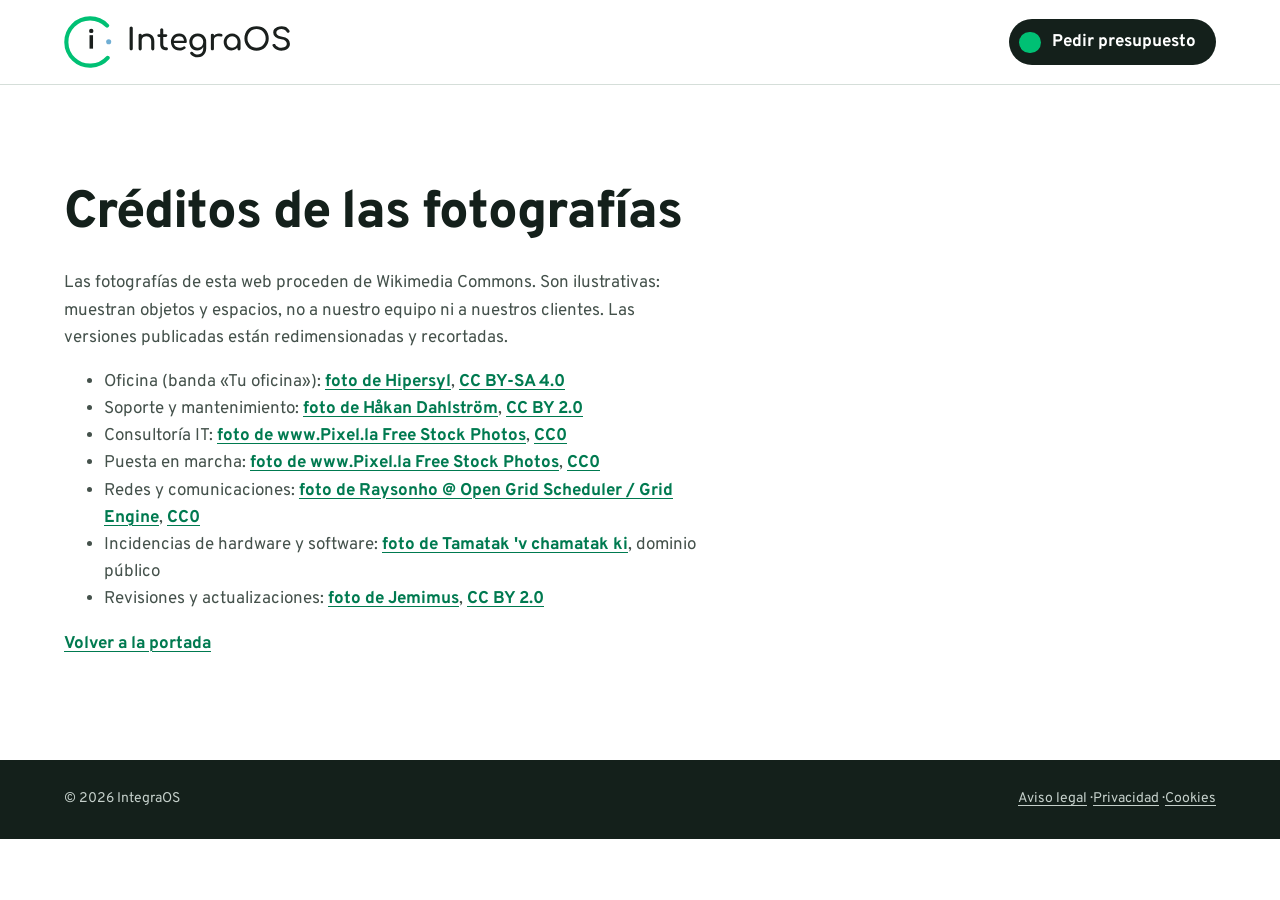
<file: creditos.html>
<!doctype html>
<html lang="es">
<head>
<meta charset="utf-8">
<meta name="robots" content="noindex, nofollow">
<meta name="viewport" content="width=device-width, initial-scale=1, viewport-fit=cover">
<title>Créditos de las fotografías | IntegraOS</title>
<meta name="description" content="Autores y licencias de las fotografías usadas en la web de IntegraOS.">
<link rel="icon" href="favicon.svg" type="image/svg+xml">
<link rel="icon" href="favicon.png" sizes="48x48" type="image/png">
<meta name="theme-color" content="#ffffff">
<link rel="stylesheet" href="assets/css/site.css">
</head>
<body>
<a class="skip" href="#contenido">Saltar al contenido</a>
<header class="top">
  <div class="wrap top__bar">
    <a class="top__logo" href="index.html"><img src="assets/brand/logo-horizontal.svg" alt="IntegraOS, volver a la portada" width="229" height="52"></a>
    <nav class="top__nav top__nav--static" aria-label="Principal"><a class="btn btn--primary" href="index.html#presupuesto"><span class="bullet" aria-hidden="true"></span>Pedir presupuesto</a></nav>
  </div>
</header>
<main id="contenido" class="page">
  <div class="wrap">
    <h1>Créditos de las fotografías</h1>
    <p>Las fotografías de esta web proceden de Wikimedia Commons. Son ilustrativas: muestran objetos y espacios, no a nuestro equipo ni a nuestros clientes. Las versiones publicadas están redimensionadas y recortadas.</p>
    <ul>
      <li>Oficina (banda «Tu oficina»): <a href="https://commons.wikimedia.org/wiki/File:Espa%C3%A7o_Cooperativa_Cowork_Lapa_dos_Dinheiros.jpg">foto de Hipersyl</a>, <a href="https://creativecommons.org/licenses/by-sa/4.0">CC BY-SA 4.0</a></li>
      <li>Soporte y mantenimiento: <a href="https://commons.wikimedia.org/wiki/File:My_view_090909,09_09_(3902571235).jpg">foto de Håkan Dahlström</a>, <a href="https://creativecommons.org/licenses/by/2.0">CC BY 2.0</a></li>
      <li>Consultoría IT: <a href="https://commons.wikimedia.org/wiki/File:Apple-desk-laptop-macbook-pro_(23699397893).jpg">foto de www.Pixel.la Free Stock Photos</a>, <a href="http://creativecommons.org/publicdomain/zero/1.0/deed.en">CC0</a></li>
      <li>Puesta en marcha: <a href="https://commons.wikimedia.org/wiki/File:Desk-laptop-working-technology_(24299511976).jpg">foto de www.Pixel.la Free Stock Photos</a>, <a href="http://creativecommons.org/publicdomain/zero/1.0/deed.en">CC0</a></li>
      <li>Redes y comunicaciones: <a href="https://commons.wikimedia.org/wiki/File:AMDExtravaLANzaToronto9.jpg">foto de Raysonho @ Open Grid Scheduler / Grid Engine</a>, <a href="http://creativecommons.org/publicdomain/zero/1.0/deed.en">CC0</a></li>
      <li>Incidencias de hardware y software: <a href="https://commons.wikimedia.org/wiki/File:Computer_hacked_eighth_day_event_proposal.jpg">foto de Tamatak 'v chamatak ki</a>, dominio público</li>
      <li>Revisiones y actualizaciones: <a href="https://commons.wikimedia.org/wiki/File:IBM_server_rack_internals_-_IMG_0563.jpg">foto de Jemimus</a>, <a href="https://creativecommons.org/licenses/by/2.0">CC BY 2.0</a></li>
    </ul>
    <p><a href="index.html">Volver a la portada</a></p>
  </div>
</main>
<footer class="foot foot--slim">
  <div class="wrap">
    <div class="foot__base"><span>&copy; 2026 IntegraOS</span><span><a href="aviso-legal.html">Aviso legal</a> · <a href="privacidad.html">Privacidad</a> · <a href="cookies.html">Cookies</a></span></div>
  </div>
</footer>
</body>
</html>
</file>
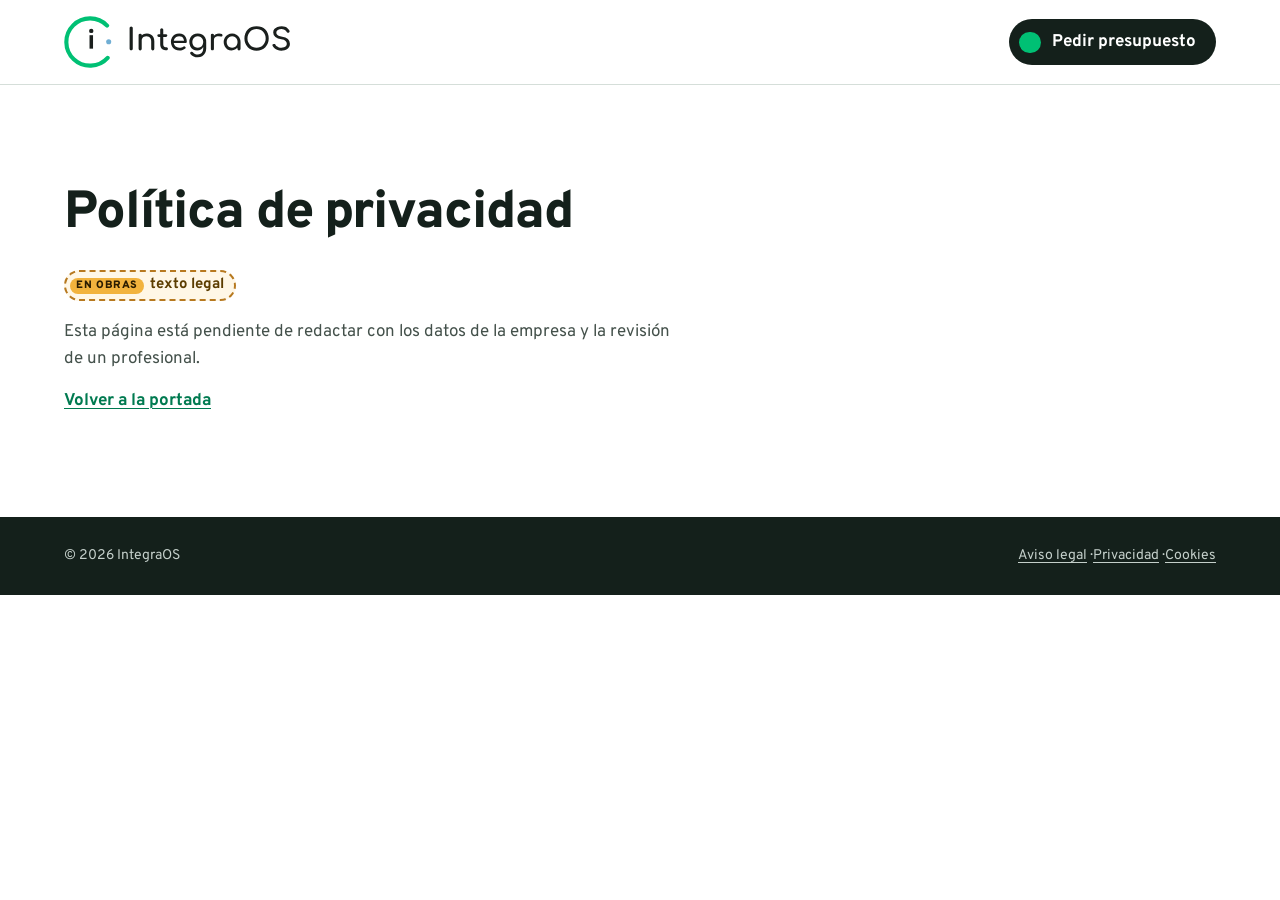
<file: privacidad.html>
<!doctype html>
<html lang="es">
<head>
<meta charset="utf-8">
<meta name="robots" content="noindex, nofollow">
<meta name="viewport" content="width=device-width, initial-scale=1, viewport-fit=cover">
<title>Política de privacidad | IntegraOS</title>
<meta name="description" content="Cómo trata IntegraOS los datos que envías por el formulario de presupuesto.">
<link rel="icon" href="favicon.svg" type="image/svg+xml">
<link rel="icon" href="favicon.png" sizes="48x48" type="image/png">
<meta name="theme-color" content="#ffffff">
<link rel="stylesheet" href="assets/css/site.css">
</head>
<body>
<a class="skip" href="#contenido">Saltar al contenido</a>
<header class="top">
  <div class="wrap top__bar">
    <a class="top__logo" href="index.html"><img src="assets/brand/logo-horizontal.svg" alt="IntegraOS, volver a la portada" width="229" height="52"></a>
    <nav class="top__nav top__nav--static" aria-label="Principal"><a class="btn btn--primary" href="index.html#presupuesto"><span class="bullet" aria-hidden="true"></span>Pedir presupuesto</a></nav>
  </div>
</header>
<main id="contenido" class="page">
  <div class="wrap">
    <h1>Política de privacidad</h1>
    <p class="page__tbd"><span class="tbd"><span class="tbd__code">EN OBRAS</span>texto legal</span></p>
    <p>Esta página está pendiente de redactar con los datos de la empresa y la revisión de un profesional.</p>
    <p><a href="index.html">Volver a la portada</a></p>
  </div>
</main>
<footer class="foot foot--slim">
  <div class="wrap">
    <div class="foot__base"><span>&copy; 2026 IntegraOS</span><span><a href="aviso-legal.html">Aviso legal</a> · <a href="privacidad.html">Privacidad</a> · <a href="cookies.html">Cookies</a></span></div>
  </div>
</footer>
</body>
</html>
</file>
<file: assets/css/site.css>
/* IntegraOS: the site as a transit network map. Lines are services, stations are stops,
   "Tu oficina" is the interchange every line ends at. One sign face (Overpass), the logo's
   green and blue as line colours, near-black signage plates. */

@font-face {
  font-family: "Overpass"; font-style: normal; font-weight: 300 900; font-display: swap;
  src: url(../fonts/overpass-latin.woff2) format("woff2");
  unicode-range: U+0000-00FF, U+0131, U+0152-0153, U+02BB-02BC, U+02C6, U+02DA, U+02DC, U+0304, U+0308, U+0329, U+2000-206F, U+20AC, U+2122, U+2191, U+2193, U+2212, U+2215, U+FEFF, U+FFFD;
}

:root {
  --paper: #ffffff;
  --surface: #f0f4f2;
  --ink: #14201b;
  --ink-2: #44514b;          /* secondary text, 8.3:1 on paper */
  --hair: #d5ded9;
  --line-green: #00c074;     /* logo green: the remote line, the main one */
  --line-blue: #70aed4;      /* logo blue: the in-person line, always dotted */
  --green: #007a50;          /* green for text and controls on paper, 5.4:1 */
  --blue: #1f5f87;           /* blue for text on paper, 6.9:1 */
  --sign: #14201b;           /* signage plates */
  --sign-ink: #ffffff;
  --focus: #007a50;

  --font: "Overpass", system-ui, sans-serif;
  --wrap: min(100% - 2 * var(--gut), 1240px);
  --gut: clamp(20px, 5vw, 64px);
  --r: 14px;                 /* plates and cards: the rounded ends of a line */
  --line-w: 10px;
  --ease: cubic-bezier(.16, 1, .3, 1);

  --t-h2: clamp(2rem, 1.35rem + 2.4vw, 3.4rem);
  --t-h3: clamp(1.2rem, 1.08rem + .45vw, 1.45rem);
  --t-lead: clamp(1.12rem, 1.04rem + .35vw, 1.32rem);
  --t-body: 1.0625rem;
  --t-small: .9375rem;
}

*, *::before, *::after { box-sizing: border-box; }
html { -webkit-text-size-adjust: 100%; scroll-behavior: smooth; scroll-padding-top: 120px; }
@media (prefers-reduced-motion: reduce) { html { scroll-behavior: auto; } }
body {
  margin: 0; background: var(--paper); color: var(--ink);
  font: 400 var(--t-body)/1.6 var(--font); font-feature-settings: "tnum" 0;
  text-rendering: optimizeLegibility; -webkit-font-smoothing: antialiased;
}
img, svg { display: block; max-width: 100%; }
a { color: inherit; text-decoration-thickness: .08em; text-underline-offset: .2em; }
p { margin: 0; text-wrap: pretty; }
h1, h2, h3 { margin: 0; font-weight: 800; letter-spacing: -.02em; line-height: 1.05; text-wrap: balance; }
::selection { background: var(--line-green); color: var(--ink); }
:focus-visible { outline: 3px solid var(--focus); outline-offset: 3px; border-radius: 4px; }
.visually-hidden { position: absolute !important; width: 1px; height: 1px; overflow: hidden; clip: rect(0 0 0 0); white-space: nowrap; }

.wrap { width: var(--wrap); margin-inline: auto; }
.skip { position: absolute; left: 12px; top: -60px; z-index: 100; background: var(--sign); color: var(--sign-ink); padding: 10px 16px; border-radius: 8px; font-weight: 700; }
.skip:focus { top: 12px; }

/* ---------- signage: line bullets, plates, buttons ---------- */
.bullet { display: inline-grid; place-items: center; width: 1.6em; height: 1.6em; border-radius: 50%; flex: none;
  font-weight: 800; font-size: .8em; line-height: 1; color: var(--ink); background: var(--line-green); }

.btn {
  display: inline-flex; align-items: center; gap: .7em; min-height: 52px; padding: .5em 1.15em .45em .6em;
  border-radius: 999px; font: 700 1.0625rem/1 var(--font); letter-spacing: 0; text-decoration: none; cursor: pointer;
  border: 0; transition: transform .25s var(--ease), background-color .2s;
}
.btn--primary { background: var(--sign); color: var(--sign-ink); }
.btn--primary .bullet { background: var(--line-green); }
.btn--primary:hover { background: #24342d; transform: translateX(3px); }
.btn--primary .arrow { transition: transform .25s var(--ease); }
.btn--primary:hover .arrow { transform: translateX(3px); }
.btn--ghost { background: transparent; color: var(--ink); box-shadow: inset 0 0 0 2px var(--ink); padding-left: 1.15em; }
.btn--ghost:hover { background: var(--surface); }
.btn:active { transform: translateY(1px) scale(.99); }
.arrow { width: 1em; height: 1em; }

/* ---------- header ---------- */
.top { position: sticky; top: 0; z-index: 30; background: rgba(255,255,255,.96); border-bottom: 1px solid var(--hair); }
@supports (backdrop-filter: blur(8px)) { .top { background: rgba(255,255,255,.86); backdrop-filter: blur(10px) saturate(1.2); } }
.top__bar { display: flex; align-items: center; gap: 24px; min-height: 84px; }
/* the logo carries the brand next to a 64px headline: 52px tall on desktop, still clear of the nav */
.top__logo img { height: 52px; width: auto; }
@media (max-width: 860px) { .top__bar { min-height: 68px; } .top__logo img { height: 42px; } }
@media (min-width: 861px) and (max-width: 1000px) { .top__logo img { height: 46px; } }
@media (max-width: 380px) { .top__logo img { height: 36px; } }
.top__nav { margin-left: auto; display: flex; align-items: center; gap: 4px; }
.top__nav a:not(.btn) { padding: 10px 12px; border-radius: 8px; font-weight: 600; text-decoration: none; }
.top__nav a:not(.btn):hover { background: var(--surface); }
.top__nav .btn { margin-left: 12px; min-height: 46px; }
.top__menu { display: none; margin-left: auto; width: 46px; height: 46px; border-radius: 10px; border: 2px solid var(--ink); background: var(--paper); color: var(--ink); cursor: pointer; }
@media (max-width: 1000px) {
  .top__menu { display: grid; place-items: center; }
  .top__nav { display: none; position: absolute; left: 0; right: 0; top: 100%; flex-direction: column; align-items: stretch;
    gap: 0; padding: 8px var(--gut) 20px; background: var(--paper); border-bottom: 1px solid var(--hair); }
  .top__nav.is-open { display: flex; }
  .top__nav a:not(.btn) { padding: 14px 4px; border-bottom: 1px solid var(--hair); border-radius: 0; }
  .top__nav .btn { margin: 16px 0 0; justify-content: center; }
}

/* ---------- "Estás aquí": the page's route as a thin line under the header ---------- */
.routebar { position: relative; height: 22px; }
.routebar ol { list-style: none; margin: 0; padding: 0; height: 100%; display: flex; justify-content: space-between; align-items: center; position: relative; }
.routebar ol::before, .routebar ol::after { content: ""; position: absolute; left: 0; top: 50%; height: 4px; margin-top: -2px; border-radius: 2px; }
.routebar ol::before { right: 0; background: var(--hair); }
.routebar ol::after { width: var(--route-progress, 0%); background: var(--line-green); transition: width .45s var(--ease); }
.routebar li { position: relative; z-index: 1; }
.routebar a { display: grid; place-items: center; width: 22px; height: 22px; text-decoration: none; }
.routebar a::before { content: ""; width: 10px; height: 10px; border-radius: 50%; background: var(--paper); box-shadow: inset 0 0 0 2.5px var(--ink-2); transition: transform .2s, box-shadow .2s, background .2s; }
.routebar a.is-passed::before { box-shadow: inset 0 0 0 2.5px var(--green); }
.routebar a[aria-current]::before { background: var(--ink); box-shadow: 0 0 0 3px var(--line-green); transform: scale(1.15); }
.routebar span { position: absolute; top: 100%; left: 50%; transform: translate(-50%, 4px); white-space: nowrap; padding: 3px 8px 2px; border-radius: 6px;
  background: var(--sign); color: var(--sign-ink); font-size: .75rem; font-weight: 700; opacity: 0; pointer-events: none; transition: opacity .15s; }
.routebar li:first-child span { left: 0; transform: translate(0, 4px); }
.routebar li:last-child span { left: auto; right: 0; transform: translate(0, 4px); }
.routebar a:hover span, .routebar a:focus-visible span { opacity: 1; }
@media (min-width: 861px) { .routebar a[aria-current] span { opacity: 1; } }
@media (max-width: 860px) { .routebar { height: 10px; } .routebar a { width: 14px; height: 10px; } .routebar a::before { width: 7px; height: 7px; } }

/* ---------- sections ---------- */
section { padding-block: clamp(72px, 9vw, 136px); }
.h2 { font-size: var(--t-h2); max-width: 18ch; }
/* section headings read as station name boards: line bullet, the name, the line's colour strip under it.
   The dark pill is kept for actions, the hero sign, the arrival plate and the ticket. */
.sign { position: relative; max-width: 20ch; font-size: clamp(1.9rem, 1.35rem + 2vw, 3rem); padding: 0 0 .42em 1.25em; }
.sign::before { content: ""; position: absolute; left: 0; top: .2em; width: .72em; height: .72em; border-radius: 50%; background: var(--paper); box-shadow: inset 0 0 0 .16em var(--ink); }
.sign::after { content: ""; position: absolute; left: 1.25em; bottom: 0; width: 2.4em; height: .16em; border-radius: .08em; background: var(--line-green); }
.section--sign .sign, .direct .h2.sign { color: var(--sign-ink); }
.section--sign .sign::before, .direct .h2.sign::before { background: var(--sign); box-shadow: inset 0 0 0 .16em var(--paper); }
.section--sign .sign em, .direct .h2.sign em { color: var(--line-green); }
.intro { margin-top: 18px; font-size: var(--t-lead); color: var(--ink-2); max-width: 58ch; line-height: 1.5; }
.section--surface { background: var(--surface); }
.section--sign { background: var(--sign); color: var(--sign-ink); }

/* ---------- hero: the platform sign over the network map ---------- */
.hero { position: relative; padding-block: clamp(20px, 3vw, 32px) clamp(40px, 5vw, 72px); overflow: hidden; }
.hero__sign { background: var(--sign); color: var(--sign-ink); border-radius: 22px; padding: clamp(24px, 3vw, 40px); max-width: 720px; }
.hero h1 { font-size: clamp(2.4rem, 1.2rem + 3.6vw, 4rem); font-weight: 850; letter-spacing: -.035em; line-height: .98; }
.hero h1 .code { font-size: .36em; vertical-align: .55em; margin-right: .45em; }
.hero__lead { margin-top: 18px; font-size: var(--t-lead); line-height: 1.5; max-width: 46ch; color: #d3ddd8; }
.hero__slogan { margin-top: 14px; font-size: clamp(1.15rem, 1rem + .6vw, 1.45rem); font-weight: 800; letter-spacing: -.01em; color: var(--line-green); }
.hero__urgent { display: inline-flex; align-items: center; gap: 10px; margin-top: 18px; color: #d3ddd8; font-weight: 700; text-decoration: underline; text-underline-offset: .25em; }
.hero__urgent:hover { color: var(--sign-ink); }
.hero__urgent .code--express { background: var(--paper); color: var(--ink); }
.hero__zone { margin-top: 12px; color: #d3ddd8; display: flex; align-items: center; gap: 8px; flex-wrap: wrap; }
.hero__actions { display: flex; flex-wrap: wrap; gap: 12px; margin-top: 26px; }
.btn--go { background: var(--line-green); color: var(--ink); }
.btn--go:hover { background: #2fd38f; transform: translateX(3px); }
.bullet--ink { background: var(--ink); }
.btn--outline-light { background: transparent; color: var(--sign-ink); box-shadow: inset 0 0 0 2px rgba(255,255,255,.55); padding-left: 1.15em; }
.btn--outline-light:hover { background: rgba(255,255,255,.08); }
.sep { margin-inline: .2em; }
.map { position: relative; margin: 20px 0 0; }
.map--h { width: 100vw; margin-left: calc(50% - 50vw); }
/* the drawing stops growing at 1280px, about the content column, so it never dwarfs the page on wide screens; both lines start under the logo and stay inside it */
.map__stage { position: relative; max-width: 1280px; margin-inline: auto; }
.map > svg, .map > .wrap > svg, .map__stage > svg { width: 100%; height: auto; overflow: visible; }
.map--v { display: none; }
.map--v .wrap > svg { max-width: 260px; }
.only-narrow { display: none; }
@media (max-width: 760px) { .map--h { display: none; } .map--v { display: block; } .only-narrow { display: inline-flex; } }
@media (min-width: 1280px) {   /* the sign overlays the map only where the low line clears it */
  /* the sign stays in the flow and the map slides up under it by the height of its empty top band:
     the low line sits 0.305 x the stage width below the map's top, so it always lands 64px under the sign, whatever the sign's height */
  .hero { padding-top: 40px; padding-bottom: 8px; }
  .hero__over { position: relative; z-index: 2; }
  .map--h { margin-top: calc(64px - min(30.5vw, 390px)); }   /* 0.305 x the stage width (max 1280px), capped with it */
}
/* the destination sign: "Tu oficina" and its action, set beside the interchange */
.dest { display: inline-grid; gap: 10px; padding: 14px; border-radius: 16px; background: var(--sign); color: var(--sign-ink); text-decoration: none;
  box-shadow: 0 0 0 4px var(--paper); transition: transform .25s var(--ease); }
.dest:hover { transform: translateY(-2px); }
.dest__name { display: flex; align-items: center; gap: 10px; font-weight: 850; font-size: 1.5rem; letter-spacing: -.01em; line-height: 1.1; }
.dest__go { display: inline-flex; align-items: center; justify-content: center; gap: 8px; min-height: 46px; padding: 0 18px; border-radius: 999px;
  background: var(--line-green); color: var(--ink); font-weight: 800; }
.dest:hover .arrow { transform: translateX(3px); }
.dest .arrow { transition: transform .25s var(--ease); }
.bullet--hub { width: 28px; height: 18px; border-radius: 9px; background: var(--paper); box-shadow: inset 0 0 0 3px var(--paper); position: relative; }
.bullet--hub::before, .bullet--hub::after { content: ""; position: absolute; top: 5px; width: 8px; height: 8px; border-radius: 50%; background: var(--ink); }
.bullet--hub::before { left: 4px; } .bullet--hub::after { right: 4px; }
/* anchored to the interchange: the hub's right edge is at 97.5% of the map's width; the sign sits just above it */
.dest--h { position: absolute; left: 93.3%; top: 15%; transform: translateX(-100%); white-space: nowrap; }
.dest--h:hover { transform: translate(-100%, -2px); }
@media (min-width: 761px) and (max-width: 1000px) {
  .dest--h { position: static; display: grid; width: max-content; margin: 8px var(--gut) 0 auto; transform: none; }
  .dest--h:hover { transform: translateY(-2px); }
}
.dest--v { margin-top: 8px; }
/* line codes: the map's uppercase lettering */
.code { display: inline-grid; place-items: center; min-width: 1.9em; height: 1.9em; padding: 0 .35em; border-radius: 999px; flex: none;
  font-weight: 850; font-size: .75rem; letter-spacing: .04em; line-height: 1; text-transform: uppercase; color: var(--ink); background: var(--line-green); }
.code--alt { background: var(--line-blue); }
.m-blue-ink { fill: var(--blue); letter-spacing: .06em; font-weight: 800; }

/* map drawing */
.m-line { fill: none; stroke-linecap: round; stroke-linejoin: round; }
.m-green { stroke: var(--line-green); stroke-width: var(--line-w); }
.m-blue { stroke: var(--line-blue); stroke-width: var(--line-w); stroke-dasharray: 2 20; }
.m-stop { fill: var(--paper); stroke: var(--ink); stroke-width: 4; }
.m-hub { fill: var(--paper); stroke: var(--ink); stroke-width: 5; }
.m-label { font: 700 19px/1 var(--font); fill: var(--ink); }
.m-label--small { font-weight: 600; font-size: 15px; fill: var(--ink-2); }
.m-hub-label { font: 850 28px/1 var(--font); fill: var(--ink); letter-spacing: -.01em; }
.m-code { font: 800 13px/1 var(--font); fill: var(--ink); }
/* the train: rides the green line when its map comes on screen, and again each time it comes back (site.js), then rests at "Tu oficina"; without JS it rides once on load; the map itself never hides */
.m-train { offset-rotate: 0deg; offset-distance: 100%; }
.m-train rect { fill: var(--ink); stroke: var(--paper); stroke-width: 3; }
@media (prefers-reduced-motion: no-preference) {
  .m-train { animation: ride 2.6s cubic-bezier(.45,.05,.25,1) .3s both; }
  @keyframes ride { from { offset-distance: 0%; } to { offset-distance: 100%; } }
  .map--v .m-train { animation-duration: 4.2s; }   /* phone: a slower ride on the vertical map */
}

/* ---------- direct line (positioning) + legend ---------- */
.direct { display: grid; gap: 48px; }
.direct .h2 { color: var(--sign-ink); max-width: 16ch; }
.direct .h2 em { font-style: normal; color: var(--line-green); }
.direct .intro { color: #c4cfca; }
@media (min-width: 960px) { .direct { grid-template-columns: 1.1fr .9fr; align-items: start; } }
.legend { border: 1px solid rgba(255,255,255,.18); border-radius: var(--r); padding: 28px; display: grid; gap: 22px; }
.legend__title { font-weight: 800; font-size: .875rem; color: #c4cfca; letter-spacing: .02em; }
.legend__row { display: grid; grid-template-columns: 64px 1fr; gap: 16px; align-items: center; }
.legend__row strong { display: flex; align-items: center; gap: 8px; font-size: 1.0625rem; }
.legend__row span { color: #c4cfca; font-size: var(--t-small); }
.legend__row .code { color: var(--ink); font-size: .75rem; }
.legend svg { width: 64px; height: 24px; }

/* ---------- problems: a route finder, "si te pasa… → tu parada" ---------- */
.finder { margin-top: 44px; border-top: 3px solid var(--ink); }
.finder__head { display: none; }
.finder ol { list-style: none; margin: 0; padding: 0; }
.finder li { display: grid; gap: 12px; padding: 20px 0; border-bottom: 1px solid #c8d3ce; }
.finder q { quotes: "«" "»"; font-size: clamp(1.15rem, 1.05rem + .5vw, 1.45rem); font-weight: 750; line-height: 1.3; letter-spacing: -.01em; }
.finder__to { justify-self: start; display: inline-flex; align-items: center; gap: 10px; padding: 7px 14px 6px 8px; border-radius: 999px; background: var(--paper); color: var(--ink); box-shadow: inset 0 0 0 2px var(--ink);
  font-weight: 700; font-size: .9375rem; text-decoration: none; transition: transform .25s var(--ease); }
.finder__to:hover { transform: translateX(3px); }
.finder__to .bullet { width: 1.05em; height: 1.05em; background: var(--paper); box-shadow: inset 0 0 0 .22em var(--line-green); }
.finder__to--express .code--express { font-size: .7rem; }
@media (min-width: 820px) {
  .finder__head { display: grid; grid-template-columns: 1fr 320px; gap: 32px; padding: 12px 0; border-bottom: 1px solid var(--ink);
    font-size: .875rem; font-weight: 800; color: var(--ink-2); }
  .finder li { grid-template-columns: 1fr 320px; gap: 32px; align-items: center; }
}

/* ---------- services: the line's stops ---------- */
.stops { list-style: none; margin: 56px 0 0; padding: 0; display: grid; gap: 0 56px; }
@media (min-width: 900px) { .stops { grid-template-columns: 1fr 1fr; } }
.stop { position: relative; padding: 0 0 34px 56px; }
.stop::before { content: ""; position: absolute; left: 13px; top: 8px; bottom: -8px; width: var(--line-w); background: var(--line-green); border-radius: 0; }
.stop::after { content: ""; position: absolute; left: 6px; top: 4px; width: 24px; height: 24px; border-radius: 50%; background: var(--paper); box-shadow: inset 0 0 0 5px var(--ink); }
.stop:last-child::before, .stops > .stop:nth-child(3)::before { bottom: auto; height: 100%; }
@media (min-width: 900px) {
  .stops { grid-auto-flow: column; grid-template-rows: repeat(3, auto); }
  .stop:nth-child(3)::before, .stop:nth-child(6)::before { height: calc(100% - 26px); }
  .stop:nth-child(3), .stop:nth-child(6) { padding-bottom: 8px; }
}
@media (max-width: 899px) { .stops > .stop:nth-child(3)::before { bottom: -8px; height: auto; } .stop:last-child::before { height: calc(100% - 26px); } }
.stop h3 { font-size: var(--t-h3); letter-spacing: -.01em; line-height: 1.2; }
/* small screens: a thumbnail beside the stop's name, the text below runs the full width */
.stop__img { position: absolute; right: 0; top: 0; width: 88px; height: auto; aspect-ratio: 4 / 3; object-fit: cover; border-radius: 10px; background: var(--surface); }
.stop h3 { padding-right: 100px; min-height: 66px; }
.stop__go { display: inline-flex; align-items: center; gap: 8px; margin-top: 12px; font-weight: 700; color: var(--green); text-decoration: none; min-height: 32px; }
.stop__go:hover { text-decoration: underline; }
.stop__go .arrow { transition: transform .25s var(--ease); }
.stop__go:hover .arrow { transform: translateX(3px); }
@media (min-width: 900px) {
  .stop { display: grid; grid-template-columns: 1fr 168px; column-gap: 20px; align-items: start; }
  .stop__body { grid-column: 1; grid-row: 1; }
  .stop__img { position: static; grid-column: 2; grid-row: 1; width: 100%; border-radius: var(--r); }
  .stop h3 { padding-right: 0; min-height: 0; }
}
.stop p { margin-top: 6px; color: var(--ink-2); max-width: 44ch; }
.modes { display: flex; flex-wrap: wrap; gap: 8px; margin-top: 12px; }
.mode { display: inline-flex; align-items: center; gap: 8px; font-size: .75rem; font-weight: 800; letter-spacing: .06em; padding: 3px 12px 3px 3px; border-radius: 999px; box-shadow: inset 0 0 0 2px var(--ink); }
.mode .code { font-size: .75rem; }

/* ---------- plans: monthly pass vs single ticket ---------- */
.passes { margin-top: 56px; display: grid; gap: 24px; }
@media (min-width: 900px) { .passes { grid-template-columns: 1fr 1fr; } }
.pass { position: relative; border-radius: 22px; background: var(--paper); overflow: hidden; box-shadow: 0 1px 0 rgba(20,32,27,.06), 0 18px 40px -24px rgba(20,32,27,.35); display: grid; grid-template-rows: auto 1fr; }
.pass__band { display: flex; flex-wrap: wrap; justify-content: space-between; align-items: center; gap: 8px 16px; padding: 20px 28px; background: var(--line-green); color: var(--ink); }
.pass--single .pass__band { background: var(--line-blue); }
.pass__type { font-weight: 850; font-size: 1.5rem; letter-spacing: -.015em; }
.pass__code { white-space: nowrap; padding: 6px 12px 5px; border-radius: 999px; background: var(--sign); color: var(--sign-ink); font-weight: 850; font-size: .8125rem; letter-spacing: .08em; }
.pass__body { padding: 28px; display: grid; gap: 18px; align-content: start; }
.pass__price { font-size: clamp(1.6rem, 1.3rem + 1vw, 2.1rem); font-weight: 850; letter-spacing: -.02em; line-height: 1.1; }
.pass__for { color: var(--ink-2); }
.pass ul { list-style: none; margin: 0; padding: 0; display: grid; gap: 10px; }
.pass li { display: grid; grid-template-columns: 22px 1fr; gap: 12px; align-items: start; }
.pass li::before { content: ""; width: 16px; height: 16px; margin-top: 4px; border-radius: 50%; box-shadow: inset 0 0 0 4px var(--ink); }
.pass__go { justify-self: start; display: inline;  margin-top: 4px; font-weight: 700; color: var(--green); text-decoration: none; min-height: 32px; }
.pass__go:hover { text-decoration: underline; }
.pass__go .arrow { display: inline-block; vertical-align: -.12em; margin-left: 6px; }
.which { margin-top: 32px; display: grid; gap: 12px; max-width: 62ch; color: var(--ink-2); }
.which strong { color: var(--ink); }

/* ---------- process: one route, four stops ---------- */
.route { list-style: none; margin: 64px 0 0; padding: 0; display: grid; gap: 0; counter-reset: stop; }
.route li { position: relative; padding: 0 0 36px 64px; counter-increment: stop; }
.route li::before { content: ""; position: absolute; left: 17px; top: 10px; bottom: -10px; width: var(--line-w); background: var(--line-green); }
.route li:last-child::before { display: none; }
.route li::after { content: counter(stop); position: absolute; left: 0; top: 0; width: 44px; height: 44px; border-radius: 50%; display: grid; place-items: center;
  background: var(--paper); box-shadow: inset 0 0 0 5px var(--ink); font-weight: 850; font-size: 1.05rem; }
.route li:last-child::after { background: var(--ink); color: var(--paper); box-shadow: 0 0 0 5px var(--line-green); }
.route h3 { font-size: var(--t-h3); padding-top: 8px; }
.route p { margin-top: 6px; color: var(--ink-2); max-width: 36ch; }
@media (min-width: 900px) {
  .route { grid-template-columns: repeat(4, 1fr); gap: 32px; }
  .route li { padding: 76px 0 0; }
  .route li::before { left: 22px; right: -32px; top: 17px; bottom: auto; width: auto; height: var(--line-w); }
  .route li::after { left: 0; top: 0; }
  .route h3 { padding-top: 0; }
}

/* ---------- arrival: the last stop, a real office, the line running into it ---------- */
.arrival { position: relative; padding: 0; min-height: clamp(380px, 62vh, 620px); display: grid; align-items: end; overflow: hidden; background: var(--sign); }
.arrival__img { position: absolute; inset: 0; width: 100%; height: 100%; object-fit: cover; object-position: 50% 60%; }
.arrival__line { position: absolute; left: 0; right: 0; bottom: clamp(56px, 8vw, 96px); height: var(--line-w); background: var(--line-green); }
.arrival__wrap { position: relative; z-index: 1; padding-block: clamp(32px, 6vw, 72px); }
.arrival__plate { max-width: 460px; background: var(--sign); color: var(--sign-ink); border-radius: 22px; padding: 26px 28px 28px; box-shadow: 0 0 0 6px var(--paper); position: relative; }
.arrival__plate::after { content: ""; position: absolute; right: -40px; bottom: calc(clamp(56px, 8vw, 96px) - clamp(32px, 6vw, 72px) - 17px + var(--line-w) / 2); width: 34px; height: 34px; border-radius: 50%; background: var(--paper); box-shadow: inset 0 0 0 6px var(--ink); }
.arrival h2 { font-size: clamp(2rem, 1.5rem + 2.2vw, 3.2rem); margin: 0 0 12px; }
.arrival h2 .code { font-size: .32em; vertical-align: .5em; margin-right: .5em; }
.arrival__plate > p:last-child { color: #d3ddd8; }
@media (max-width: 640px) { .arrival__plate::after { display: none; } .arrival__img { object-position: 50% 85%; } }

/* ---------- FAQ ---------- */
.faq { margin-top: 48px; display: grid; gap: 0; border-top: 2px solid var(--ink); max-width: 880px; }
.faq details { border-bottom: 1px solid var(--hair); }
.faq summary { list-style: none; cursor: pointer; display: flex; justify-content: space-between; align-items: center; gap: 24px; padding: 22px 0; font-weight: 750; font-size: 1.175rem; line-height: 1.3; }
.faq summary::-webkit-details-marker { display: none; }
.faq summary::after { content: ""; flex: none; width: 28px; height: 28px; border-radius: 50%; box-shadow: inset 0 0 0 3px var(--ink);
  background: linear-gradient(var(--ink), var(--ink)) center / 12px 3px no-repeat, linear-gradient(var(--ink), var(--ink)) center / 3px 12px no-repeat; transition: transform .25s var(--ease); }
.faq details[open] summary::after { background: linear-gradient(var(--ink), var(--ink)) center / 12px 3px no-repeat; transform: rotate(180deg); }
.faq details p { padding: 0 0 24px; color: var(--ink-2); max-width: 62ch; }

/* ---------- quote form: the ticket office ---------- */
.office { display: grid; gap: 48px; }
@media (min-width: 980px) { .office { grid-template-columns: .85fr 1.15fr; align-items: start; } }
.next { list-style: none; padding: 0; margin: 32px 0 0; display: grid; gap: 0; }
.next li { position: relative; padding: 0 0 22px 40px; }
.next li::before { content: ""; position: absolute; left: 7px; top: 8px; bottom: -8px; width: 6px; background: var(--line-green); }
.next li:last-child::before { display: none; }
.next li::after { content: ""; position: absolute; left: 0; top: 2px; width: 20px; height: 20px; border-radius: 50%; background: var(--paper); box-shadow: inset 0 0 0 4px var(--ink); }
.next strong { display: block; }
.next span { color: var(--ink-2); }
.ticket { background: var(--paper); border-radius: 22px; box-shadow: 0 1px 0 rgba(20,32,27,.06), 0 24px 48px -28px rgba(20,32,27,.4); overflow: hidden; }
.ticket__head { display: flex; align-items: center; gap: 12px; padding: 18px 28px; background: var(--sign); color: var(--sign-ink); font-weight: 800; }
.form { padding: 28px; display: grid; gap: 18px; grid-template-columns: 1fr; }
@media (min-width: 620px) { .form { grid-template-columns: 1fr 1fr; } .field--full, .form__foot { grid-column: 1 / -1; } }
.field { display: grid; gap: 6px; }
.field label { font-weight: 700; font-size: .9375rem; }
.field label small { font-weight: 500; color: var(--ink-2); font-size: inherit; }
.field input, .field select, .field textarea {
  width: 100%; min-height: 50px; padding: 12px 14px; border: 2px solid #b9c6c0; border-radius: 10px; background: var(--paper);
  font: 400 1.0625rem/1.4 var(--font); color: var(--ink); transition: border-color .15s;
}
.field textarea { min-height: 130px; resize: vertical; }
.field input:hover, .field select:hover, .field textarea:hover { border-color: var(--ink-2); }
.field input:focus, .field select:focus, .field textarea:focus { border-color: var(--ink); outline: 3px solid var(--line-green); outline-offset: 0; }
.field [aria-invalid="true"] { border-color: #b42318; }
.field__error { color: #b42318; font-weight: 600; font-size: .9375rem; }
.field__error[hidden] { display: none; }
.form__foot { display: grid; gap: 14px; }
.form__status { font-weight: 600; min-height: 1.5em; }
.form__status:empty { min-height: 0; }
.form__legal { font-size: .875rem; color: var(--ink-2); }
.form .btn { justify-self: start; }

/* ---------- footer: the map's legend panel ---------- */
.foot { background: var(--sign); color: var(--sign-ink); padding-block: 72px 32px; }
.foot__grid { display: grid; gap: 40px; }
@media (min-width: 900px) { .foot__grid { grid-template-columns: 1.3fr 1fr 1fr 1fr; } }
.foot__logo img { height: 56px; width: auto; }
/* the logo's own tagline, set under the wordmark as in the original lockup (the wordmark starts 67px in at 56px tall) */
.foot__tagline { margin: 4px 0 0 67px; font-size: 1.0625rem; font-weight: 500; letter-spacing: .01em; color: var(--sign-ink); }
.foot__about { margin-top: 22px; color: #c4cfca; max-width: 38ch; }
.foot h2 { font-size: .875rem; font-weight: 800; color: #c4cfca; letter-spacing: .02em; margin-bottom: 14px; }
.foot ul { list-style: none; margin: 0; padding: 0; display: grid; gap: 10px; }
.foot a { text-decoration: none; }
.foot a:hover { text-decoration: underline; }
.foot__base { margin-top: 56px; padding-top: 22px; border-top: 1px solid rgba(255,255,255,.16); display: flex; flex-wrap: wrap; gap: 8px 24px; justify-content: space-between; color: #c4cfca; font-size: .875rem; }
.foot :focus-visible { outline-color: var(--line-green); }

/* ---------- inner pages ---------- */
.page { padding-block: clamp(56px, 8vw, 112px); }
.page h1 { font-size: var(--t-h2); margin-bottom: 28px; }
.page p, .page li { max-width: 56ch; color: var(--ink-2); }   /* ~78 characters a line in Overpass */
.page p + p { margin-top: 14px; }
.page__tbd { margin-bottom: 18px; }
.page a { color: var(--green); font-weight: 700; }
.top__nav--static { display: flex; position: static; flex-direction: row; padding: 0; border: 0; background: none; }
.top__nav--static .btn { margin: 0; }
.foot--slim { padding-block: 28px; }
.foot--slim .foot__base { margin-top: 0; border-top: 0; padding-top: 0; }
.foot--slim .foot__base a { text-decoration: underline; }

/* phone and tablet: the quote action stays in reach once the hero's has scrolled away; hidden while the form is on screen */
.actionbar { position: fixed; left: 0; right: 0; bottom: 0; z-index: 40; display: flex; justify-content: center; padding: 10px var(--gut) calc(10px + env(safe-area-inset-bottom));
  background: rgba(255,255,255,.96); border-top: 1px solid var(--hair); transform: translateY(110%); transition: transform .3s var(--ease); }
.actionbar { gap: 12px; align-items: center; }
.actionbar__call { display: inline-flex; align-items: center; justify-content: center; gap: 8px; flex: none; min-height: 46px; padding: 0 16px; border-radius: 999px; box-shadow: inset 0 0 0 2px var(--ink); font-weight: 700; color: var(--ink); text-decoration: none; }
.actionbar .btn { flex: 1; max-width: 420px; justify-content: center; white-space: nowrap; padding-inline: .9em; }
.actionbar.is-shown { transform: none; }
@media (min-width: 1001px) { .actionbar { display: none; } }
@media (max-width: 1000px) { .foot { padding-bottom: calc(32px + 76px); } }
@media (prefers-reduced-motion: reduce) { .actionbar { transition: none; } }

/* ---------- "EN OBRAS": data the client still has to give, shown as a station under construction (PoC) ---------- */
.tbd { display: inline-flex; align-items: center; gap: 6px; padding: 3px 10px 3px 4px; border-radius: 999px; border: 2px dashed #b7791f;
  background: #fff7e6; color: #5c3d00; font-weight: 700; font-size: .875em; line-height: 1.4; white-space: nowrap; vertical-align: .05em; }
.tbd__code { padding: 1px 6px 0; border-radius: 999px; background: #f2b33d; color: #2b1d00; font-size: .72em; font-weight: 850; letter-spacing: .06em; }

/* real clients, anonymised: a fact line in the dark band */
.clients { margin-top: 20px; max-width: 58ch; color: var(--sign-ink); font-weight: 700; line-height: 1.55; }

/* team facts in the dark band */
.facts { margin: 32px 0 0; display: grid; grid-template-columns: repeat(auto-fit, minmax(200px, 1fr)); gap: 16px 28px; }
.facts div { border-top: 1px solid rgba(255,255,255,.2); padding-top: 12px; }
.facts dt { font-size: .8125rem; font-weight: 800; letter-spacing: .04em; color: #c4cfca; }
.facts dd { margin: 6px 0 0; }

/* one note for the modes instead of a chip on every stop */
.modes-note { display: flex; align-items: flex-start; gap: 10px; margin-top: 16px; font-weight: 700; max-width: 62ch; }
.modes-note__codes { display: inline-flex; gap: 4px; flex: none; padding-top: 1px; }
.modes-note .code { font-size: .75rem; }

/* express line: the fast path for a breakdown */
.express { margin-top: 28px; padding: 18px 20px; border-radius: 16px; background: var(--surface); box-shadow: inset 0 0 0 2px var(--ink); }
.express__map { display: block; width: 100%; max-width: 420px; height: auto; margin: 10px 0 12px; overflow: visible; }
.express__map .m-hub { stroke-width: 4; }
.express__title { display: flex; align-items: center; gap: 10px; font-weight: 800; margin-bottom: 6px; }
/* the express line: a transit-map diamond in ink; red stays for errors */
.code--express { width: 1.55em; min-width: 0; height: 1.55em; margin: 0 .2em; padding: 0; border-radius: 3px; background: var(--ink); color: var(--paper); transform: rotate(45deg); }
.code--express > span { transform: rotate(-45deg); }
.field--check { display: flex; align-items: center; gap: 10px; }
.field--check input { width: 22px; height: 22px; min-height: 0; accent-color: var(--green); }
.foot__contact li { color: #c4cfca; display: flex; align-items: center; gap: 8px; flex-wrap: wrap; }

/* route bar on small screens: the current station's name, the dots as a thin progress line */
.routebar__now { display: none; }
@media (max-width: 860px) {
  .routebar { display: flex; align-items: center; gap: 12px; height: 26px; }
  .routebar__now { display: block; flex: none; margin: 0; font-size: .75rem; font-weight: 800; letter-spacing: .04em; text-transform: uppercase; color: var(--ink); }
  .routebar ol { flex: 1; }
  .routebar a { pointer-events: none; }
}

/* legal pages: section heads, the date line and the company data list */
.page h2 { font-size: var(--t-h3); margin: 36px 0 10px; }
.page__date { font-size: .9375rem; }
.legal-data { margin: 16px 0 0; display: grid; gap: 0; max-width: 56ch; border-top: 1px solid var(--hair); }
.legal-data div { display: grid; grid-template-columns: minmax(130px, 34%) 1fr; gap: 16px; padding: 10px 0; border-bottom: 1px solid var(--hair); }
.legal-data dt { font-weight: 700; color: var(--ink); }
.legal-data dd { margin: 0; color: var(--ink-2); }
@media (max-width: 520px) { .legal-data div { grid-template-columns: 1fr; gap: 2px; } }
.foot__contact a { color: var(--sign-ink); }
.legal-data .tbd { white-space: normal; }
/* legal pages on phones: the header's quote button stays on one line next to the logo */
.top__nav--static .btn { white-space: nowrap; }
@media (max-width: 520px) {
  .top:has(.top__nav--static) .top__logo img { height: 36px; }
  .top__nav--static .btn { font-size: .9375rem; padding-inline: .9em; }
  .top__nav--static .btn .bullet { display: none; }
}
</file>
